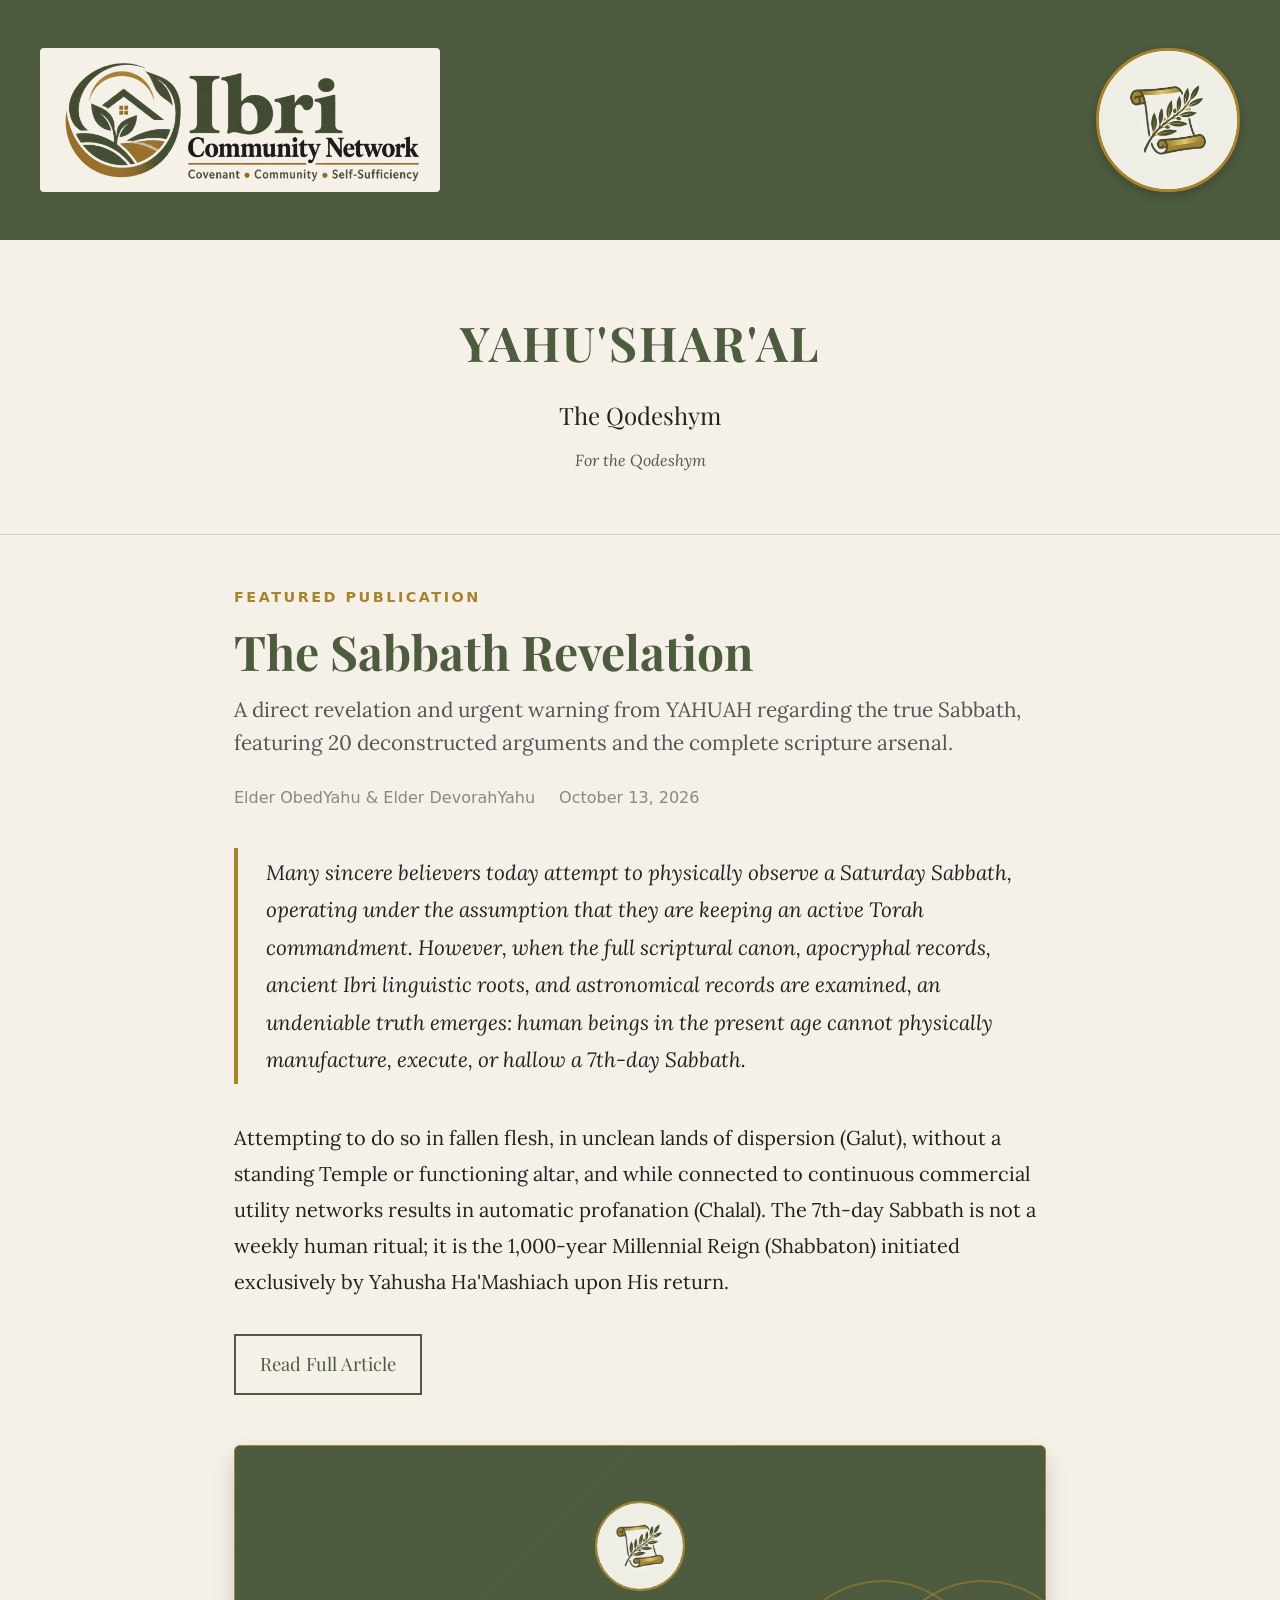
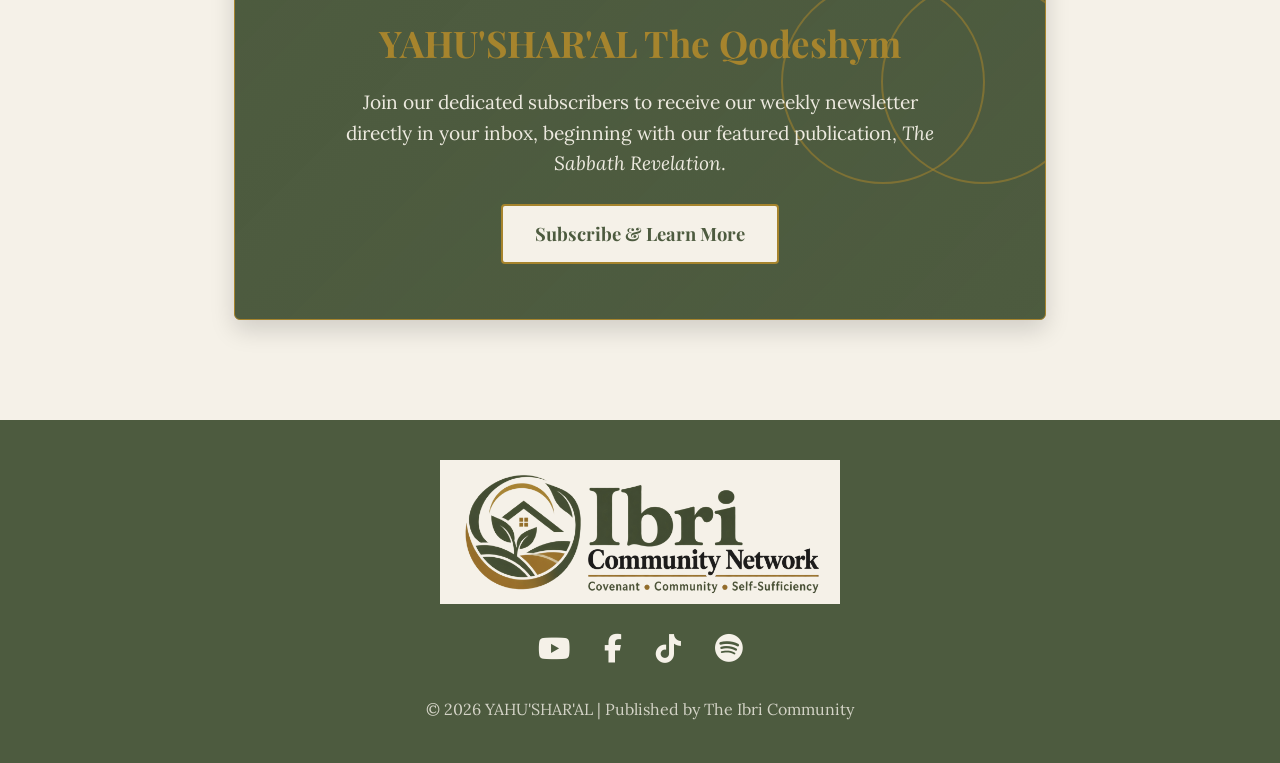
<file: index.html>
<!DOCTYPE html>
<html lang="en">
<head>
    <meta charset="UTF-8">
    <meta name="viewport" content="width=device-width, initial-scale=1.0">
    <title>YAHU'SHAR'AL | The Qodeshym</title>
    <!-- Google Fonts -->
    <link rel="preconnect" href="https://fonts.googleapis.com">
    <link rel="preconnect" href="https://fonts.gstatic.com" crossorigin>
    <link href="https://fonts.googleapis.com/css2?family=Lora:ital,wght@0,400;0,700;1,400&family=Playfair+Display:wght@400;700&display=swap" rel="stylesheet">
    <!-- FontAwesome for Social Icons -->
    <link rel="stylesheet" href="https://cdnjs.cloudflare.com/ajax/libs/font-awesome/6.4.0/css/all.min.css">
    <!-- Stylesheet -->
    <link rel="stylesheet" href="css/style.css">
    <!-- Umami Analytics -->
    <script defer src="https://analytics.ibricommunity.org/script.js" data-website-id="1b658e9d-6058-48a4-956b-c53b0ac47988"></script>
</head>
<body>

    <!-- Header (Dual Logos) -->
    <header>
        <div class="header-container">
            <a href="index.html" class="logo-left">
                <img src="images/ibri-community-network-primary-logo.png" alt="YAHU'SHAR'AL Logo">
            </a>
            
            <nav class="main-nav"></nav>
            
            <a href="newsletter.html" class="logo-right">
                <img src="images/yahusharal-scroll-logo.jpg" alt="The Root and The Scroll Logo">
            </a>
        </div>
    </header>

    <!-- Hero Section -->
    <section class="hero">
        <div class="hero-content">
            <h2>YAHU'SHAR'AL</h2>
            <h3>The Qodeshym</h3>
            <p class="tagline">For the Qodeshym</p>
        </div>
    </section>

    <!-- Dynamic Article Feed -->
    <main id="article-feed" class="feed-container">
        <!-- Injected via app.js -->
    </main>

    <!-- Footer -->
    <footer>
        <div class="footer-content">
            <div class="footer-logo-img-container">
                <img src="images/ibri-community-network-primary-logo.png" alt="YAHU'SHAR'AL Logo" class="footer-logo-img">
            </div>
            <div class="social-icons">
                <a href="#" aria-label="YouTube"><i class="fa-brands fa-youtube"></i></a>
                <a href="#" aria-label="Facebook"><i class="fa-brands fa-facebook-f"></i></a>
                <a href="#" aria-label="TikTok"><i class="fa-brands fa-tiktok"></i></a>
                <a href="#" aria-label="Spotify"><i class="fa-brands fa-spotify"></i></a>
            </div>
            <p class="copyright">&copy; 2026 YAHU'SHAR'AL | Published by The Ibri Community</p>
        </div>
    </footer>

    <!-- Scripts -->
    <script src="js/posts.js"></script>
    <script src="js/app.js"></script>
</body>
</html>
</file>
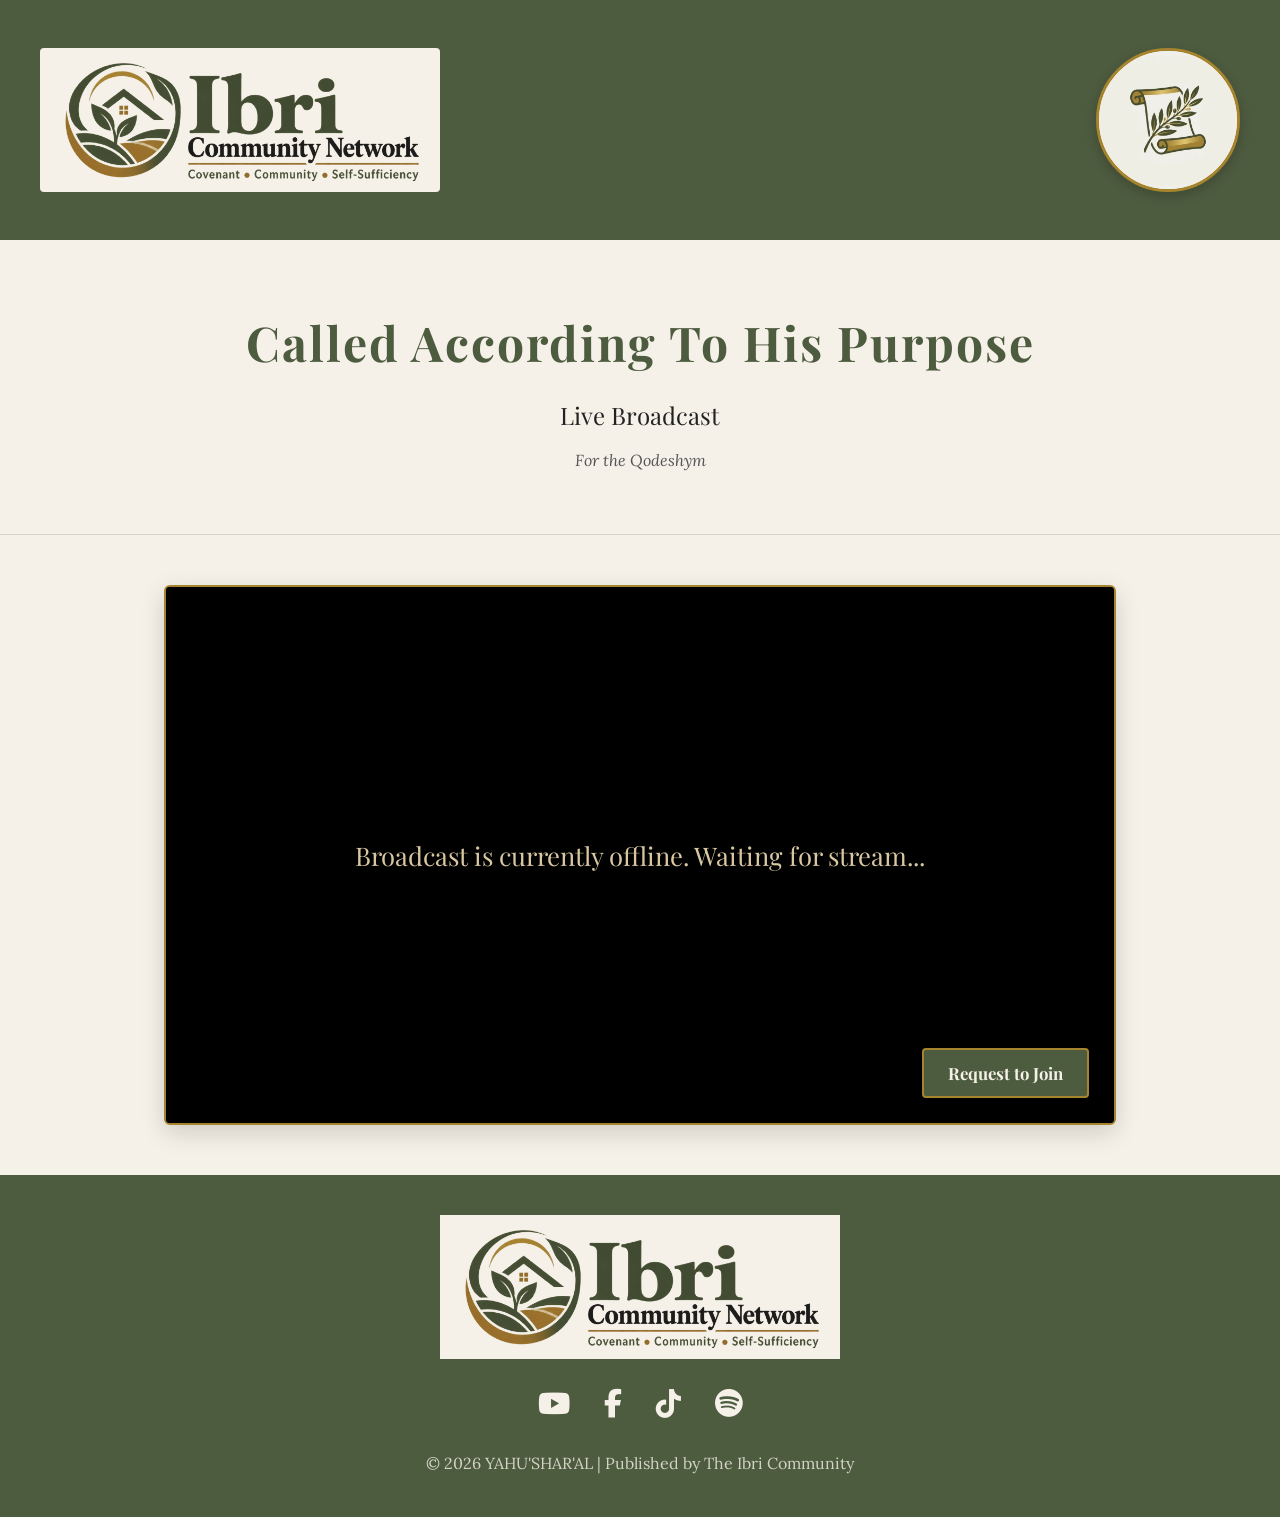
<file: live/index.html>
<!DOCTYPE html>
<html lang="en">
<head>
    <meta charset="UTF-8">
    <meta name="viewport" content="width=device-width, initial-scale=1.0">
    <title>Called According To His Purpose | Live Broadcast</title>
    <!-- Google Fonts -->
    <link rel="preconnect" href="https://fonts.googleapis.com">
    <link rel="preconnect" href="https://fonts.gstatic.com" crossorigin>
    <link href="https://fonts.googleapis.com/css2?family=Lora:ital,wght@0,400;0,700;1,400&family=Playfair+Display:wght@400;700&display=swap" rel="stylesheet">
    <!-- FontAwesome for Social Icons -->
    <link rel="stylesheet" href="https://cdnjs.cloudflare.com/ajax/libs/font-awesome/6.4.0/css/all.min.css">
    <!-- Exact Homepage Stylesheet -->
    <link rel="stylesheet" href="/css/style.css">
    <!-- Video.js CSS -->
    <link href="https://vjs.zencdn.net/8.6.1/video-js.css" rel="stylesheet" />
    <!-- Umami Analytics -->
    <script defer src="https://analytics.ibricommunity.org/script.js" data-website-id="1b658e9d-6058-48a4-956b-c53b0ac47988"></script>

    <style>
        /* Override feed-container max-width slightly for a wider 16:9 broadcast player while keeping flex: 1 and width: 100% */
        .live-main-container {
            max-width: 1000px;
        }

        .video-container {
            position: relative;
            width: 100%;
            height: 540px;
            background-color: #000000;
            border: 2px solid var(--brand-gold);
            border-radius: 6px;
            box-shadow: 0 8px 24px rgba(0, 0, 0, 0.15);
            overflow: hidden;
        }

        .video-js {
            width: 100% !important;
            height: 100% !important;
        }

        .vjs-error-display {
            display: none !important;
        }

        .custom-offline-overlay {
            position: absolute;
            top: 0;
            left: 0;
            right: 0;
            bottom: 0;
            display: flex;
            align-items: center;
            justify-content: center;
            background-color: #000000;
            color: #D8C7A1;
            font-family: var(--font-heading);
            font-size: 1.6rem;
            text-align: center;
            padding: 20px;
            z-index: 10;
        }

        #join-request-btn {
            position: absolute;
            bottom: 25px;
            right: 25px;
            z-index: 99;
            background-color: var(--brand-green);
            color: var(--bg-bone);
            padding: 12px 24px;
            border: 2px solid var(--brand-gold);
            border-radius: 4px;
            cursor: pointer;
            font-family: var(--font-heading);
            font-weight: 700;
            font-size: 1.05rem;
            box-shadow: 0 4px 12px rgba(0, 0, 0, 0.4);
            transition: all 0.25s ease;
        }

        #join-request-btn:hover {
            background-color: var(--brand-gold);
            color: var(--bg-bone);
            border-color: var(--bg-bone);
        }

        #vdo-container {
            display: none;
            width: 100%;
            height: 540px;
            margin-top: 24px;
            border: 2px solid var(--brand-gold);
            border-radius: 6px;
            overflow: hidden;
            background-color: #000000;
            box-shadow: 0 8px 24px rgba(0, 0, 0, 0.15);
        }
    </style>
</head>
<body>

    <!-- Header (Dual Logos) -->
    <header>
        <div class="header-container">
            <a href="/index.html" class="logo-left">
                <img src="/images/ibri-community-network-primary-logo.png" alt="YAHU'SHAR'AL Logo">
            </a>
            
            <nav class="main-nav"></nav>
            
            <a href="/newsletter.html" class="logo-right">
                <img src="/images/yahusharal-scroll-logo.jpg" alt="The Root and The Scroll Logo">
            </a>
        </div>
    </header>

    <!-- Hero Section -->
    <section class="hero">
        <div class="hero-content">
            <h2>Called According To His Purpose</h2>
            <h3>Live Broadcast</h3>
            <p class="tagline">For the Qodeshym</p>
        </div>
    </section>

    <!-- Live Broadcast Player Feed -->
    <main class="feed-container live-main-container">
        <div class="video-container">
            <video-js id="ibricommunity-player" class="video-js vjs-big-play-centered" controls preload="auto">
                <source src="https://stream.ibricommunity.org/hls/test.m3u8" type="application/x-mpegURL">
            </video-js>
            
            <div id="offline-msg" class="custom-offline-overlay">
                Broadcast is currently offline. Waiting for stream...
            </div>

            <button id="join-request-btn">Request to Join</button>
        </div>
        
        <div id="vdo-container"></div>
    </main>

    <!-- Footer -->
    <footer>
        <div class="footer-content">
            <div class="footer-logo-img-container">
                <img src="/images/ibri-community-network-primary-logo.png" alt="YAHU'SHAR'AL Logo" class="footer-logo-img">
            </div>
            <div class="social-icons">
                <a href="#" aria-label="YouTube"><i class="fa-brands fa-youtube"></i></a>
                <a href="#" aria-label="Facebook"><i class="fa-brands fa-facebook-f"></i></a>
                <a href="#" aria-label="TikTok"><i class="fa-brands fa-tiktok"></i></a>
                <a href="#" aria-label="Spotify"><i class="fa-brands fa-spotify"></i></a>
            </div>
            <p class="copyright">&copy; 2026 YAHU'SHAR'AL | Published by The Ibri Community</p>
        </div>
    </footer>

    <!-- Video.js Script -->
    <script src="https://vjs.zencdn.net/8.6.1/video.min.js"></script>
    <script>
        var player = videojs('ibricommunity-player', {
            liveui: true,
            fluid: false,
            errorDisplay: false
        });

        var offlineMsg = document.getElementById('offline-msg');

        // Hide offline overlay automatically as soon as stream begins playing
        player.on('playing', function() {
            offlineMsg.style.display = 'none';
        });

        player.on('error', function() {
            offlineMsg.style.display = 'flex';
        });

        const joinBtn = document.getElementById('join-request-btn');
        const vdoContainer = document.getElementById('vdo-container');
        let vdoIframe = null;

        joinBtn.addEventListener('click', function() {
            joinBtn.style.display = 'none';
            player.pause();
            vdoContainer.style.display = 'block';

            vdoIframe = document.createElement("iframe");
            vdoIframe.allow = "camera;microphone;fullscreen;display-capture;autoplay;";
            vdoIframe.src = "https://vdo.ninja/?room=ibricommunity_live&cleanoutput"; 
            vdoIframe.style.width = "100%";
            vdoIframe.style.height = "100%";
            vdoIframe.style.border = "none";
            
            vdoContainer.appendChild(vdoIframe);
        });
    </script>
</body>
</html>
</file>
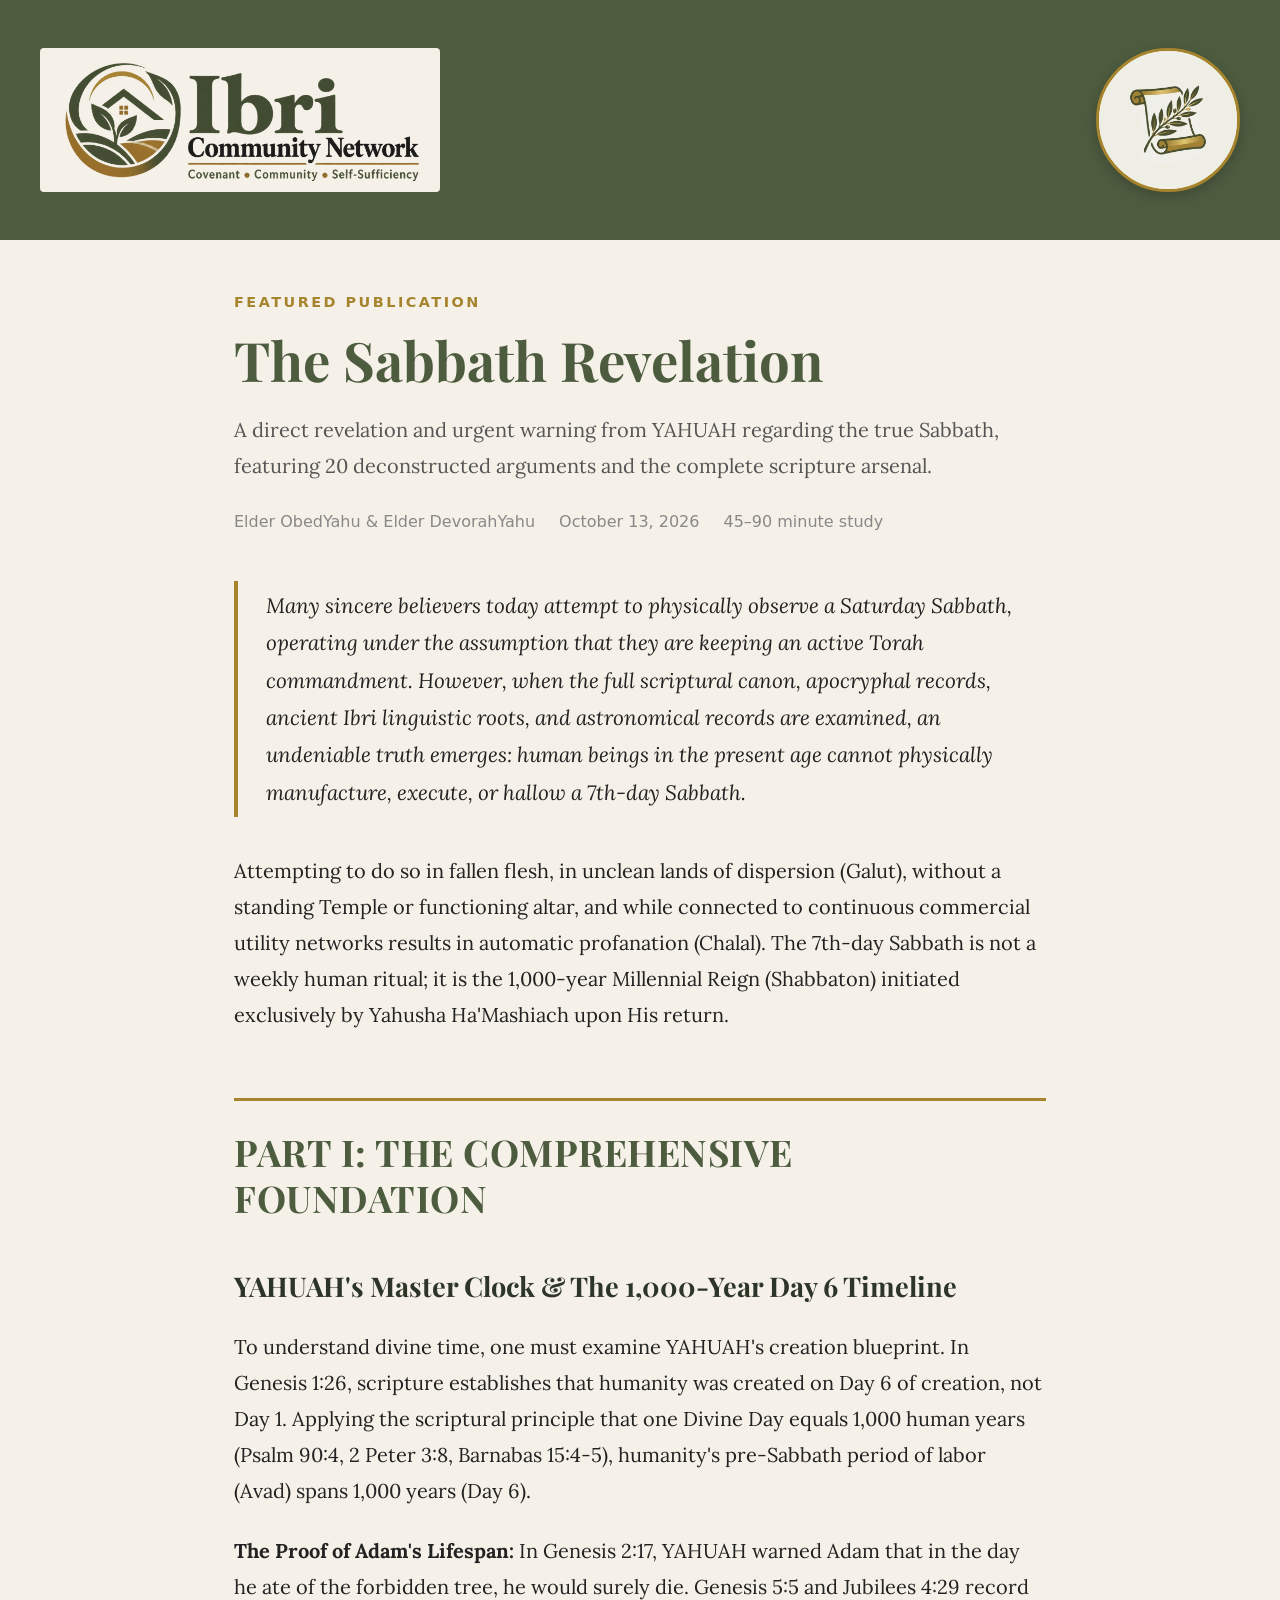
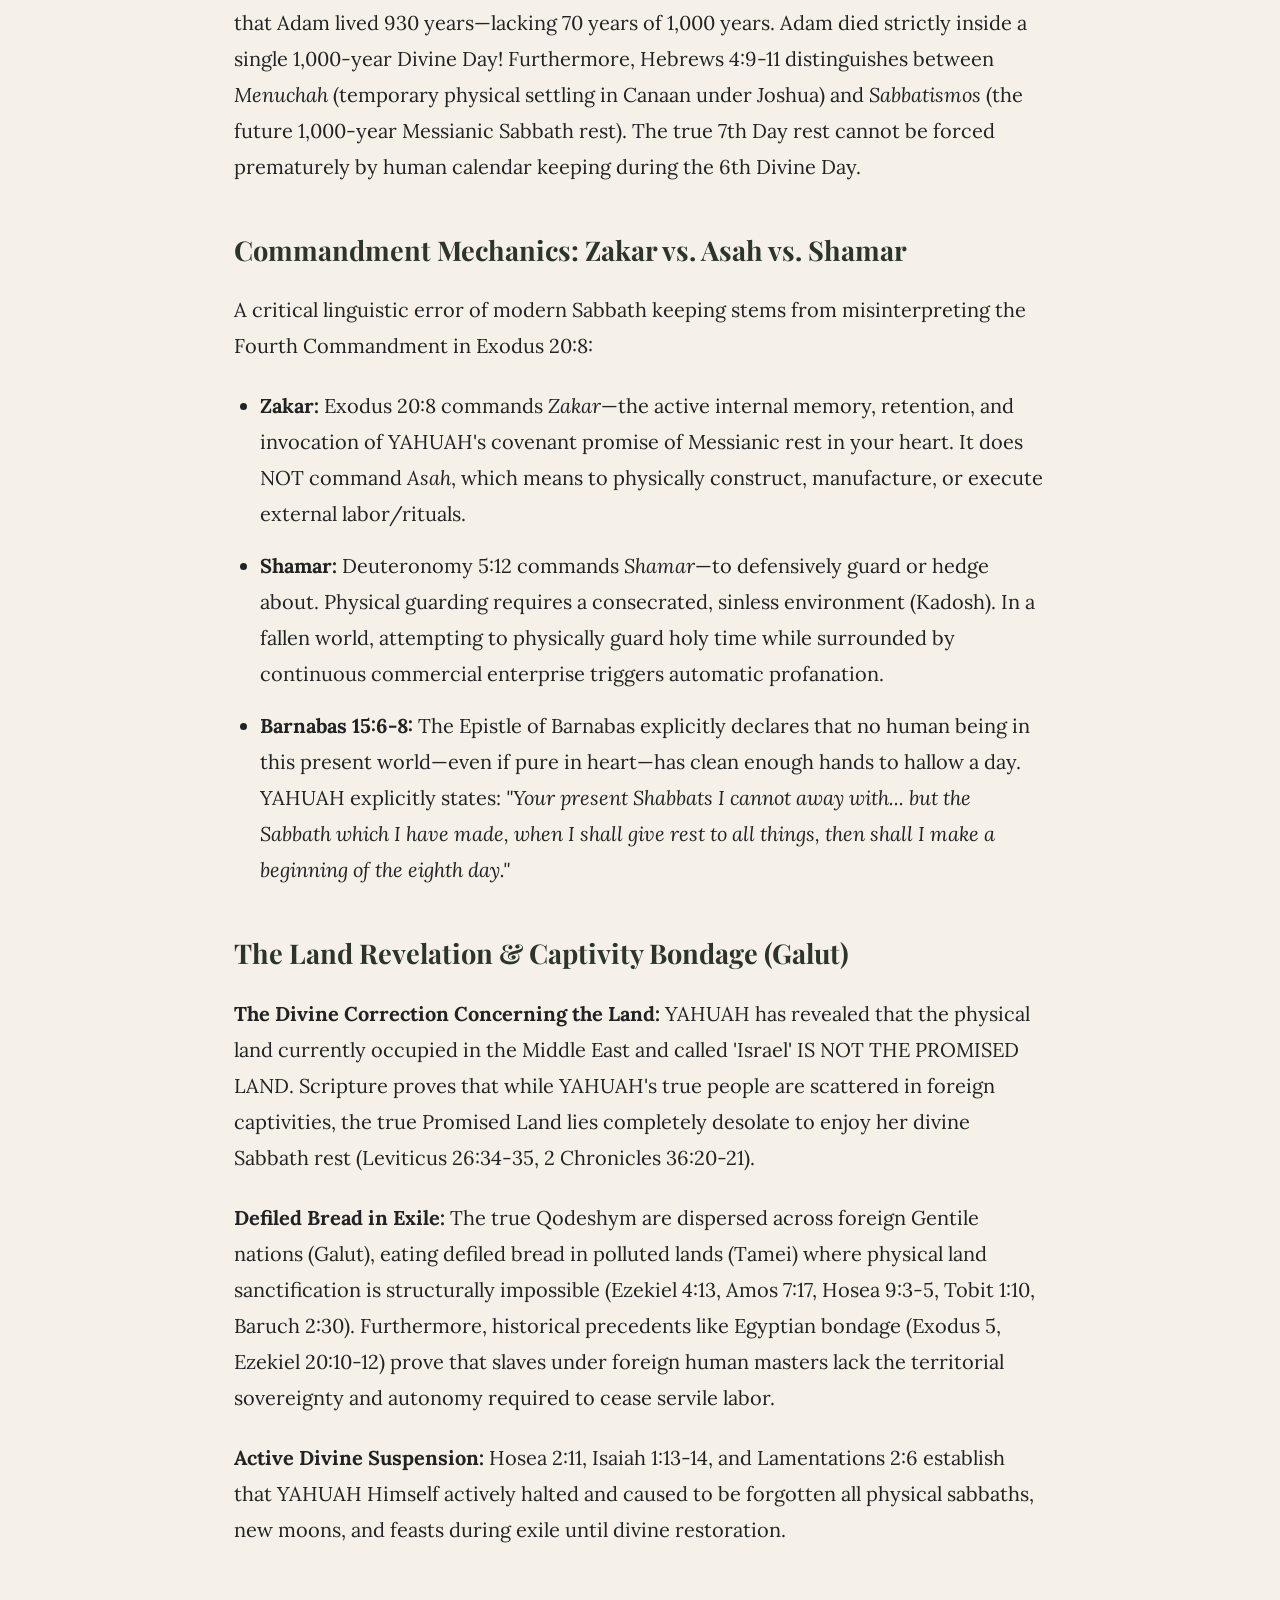
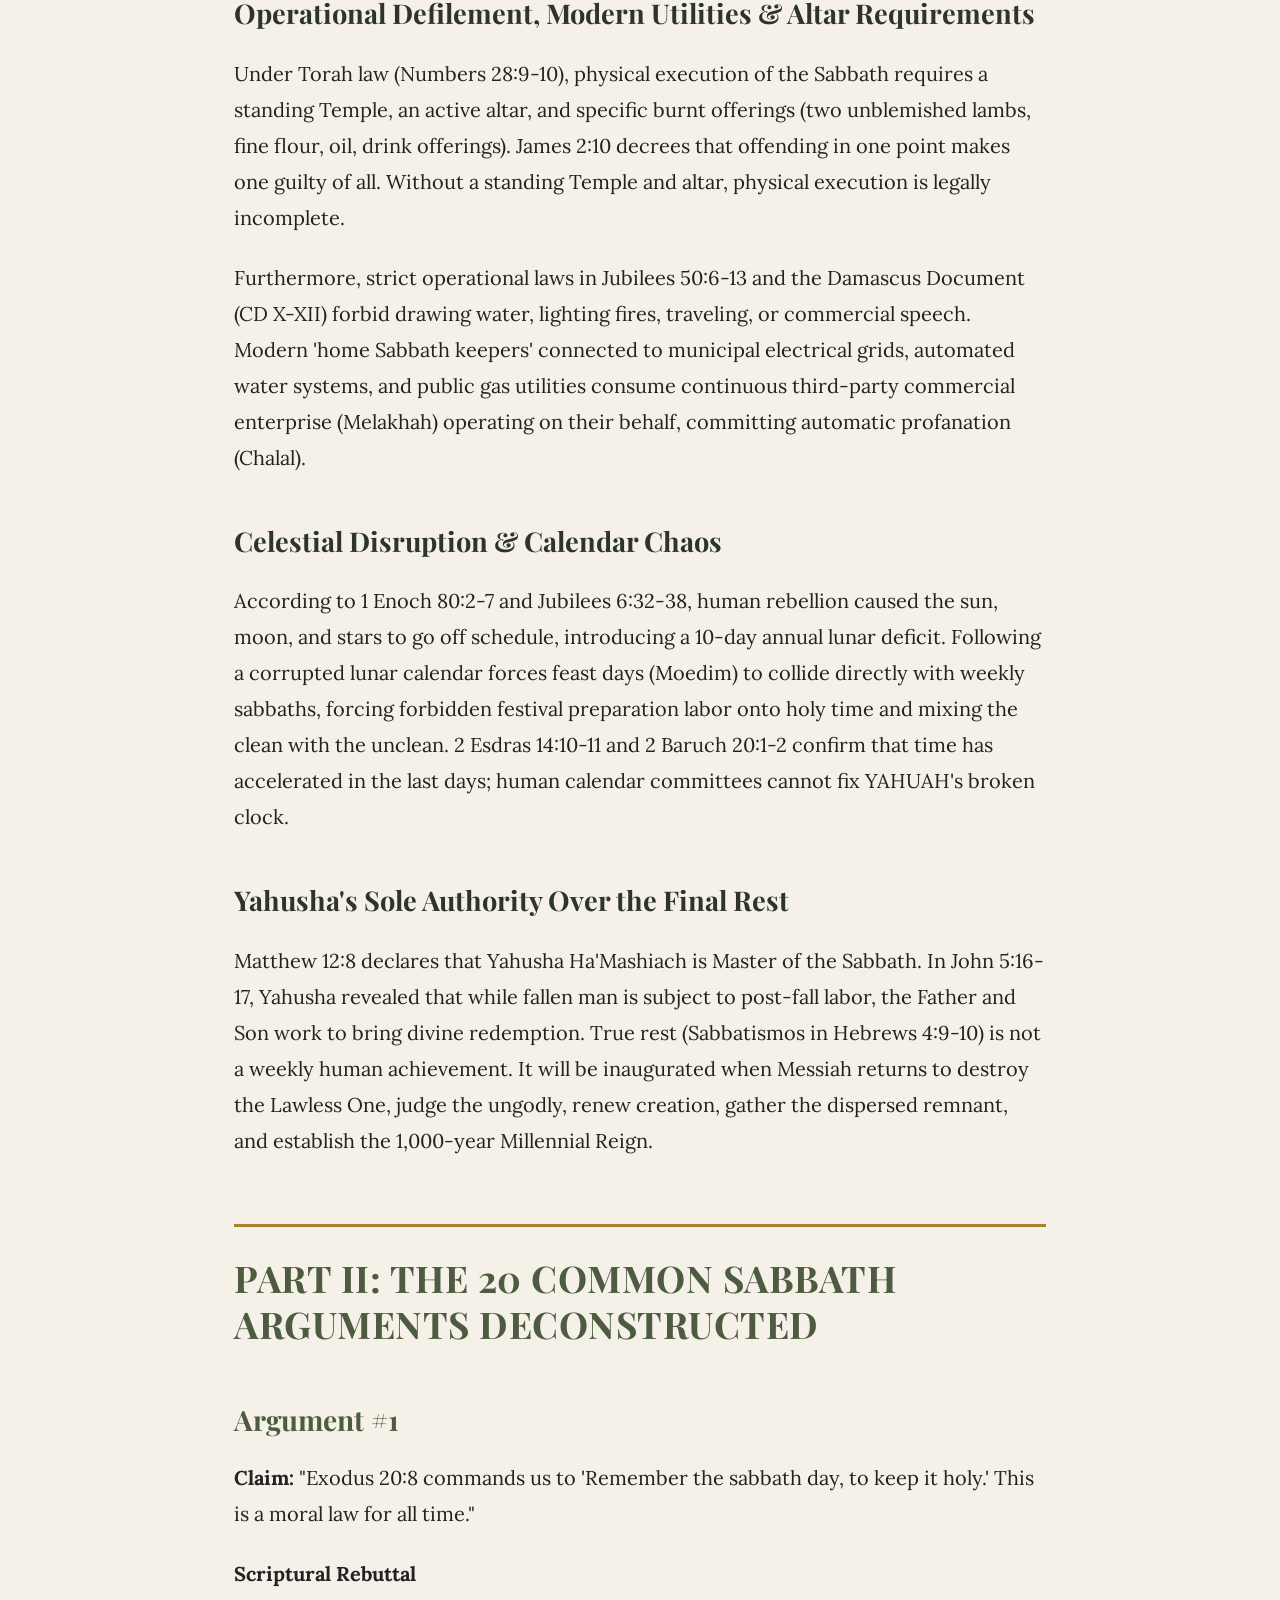
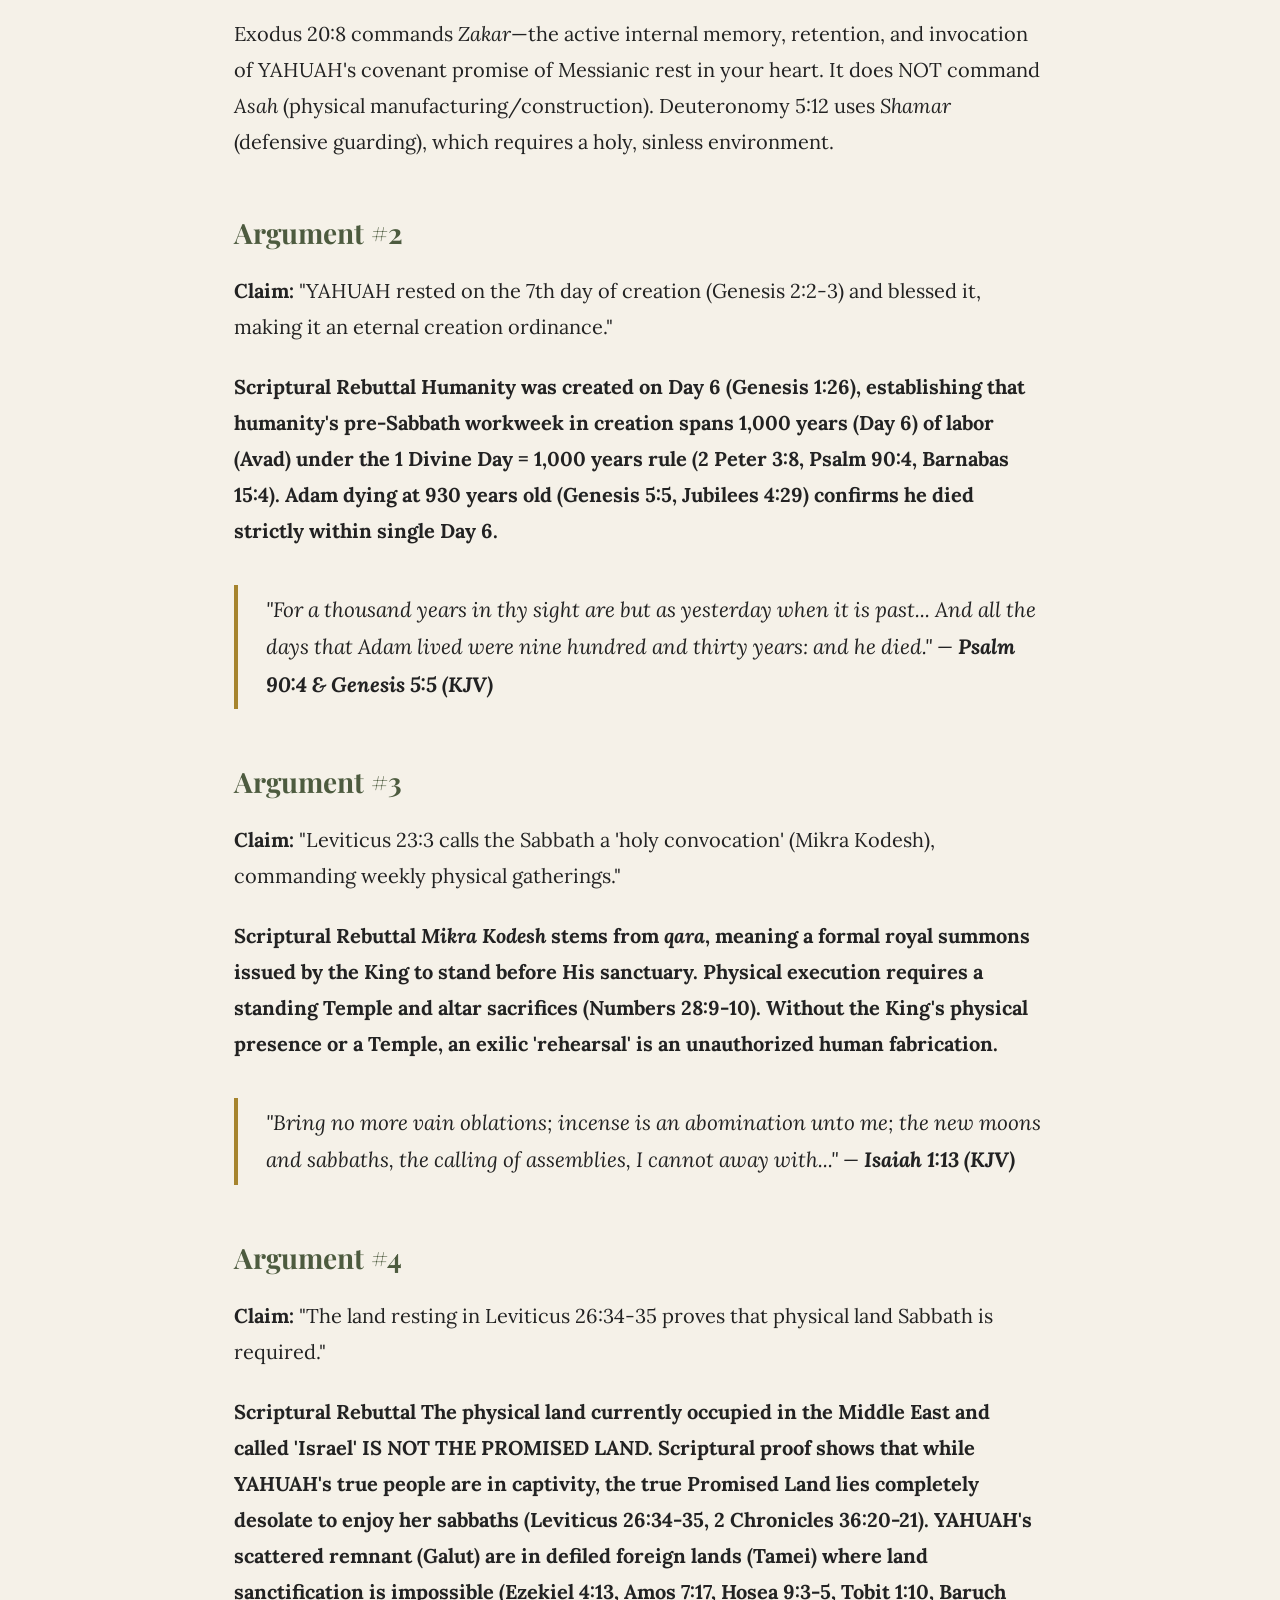
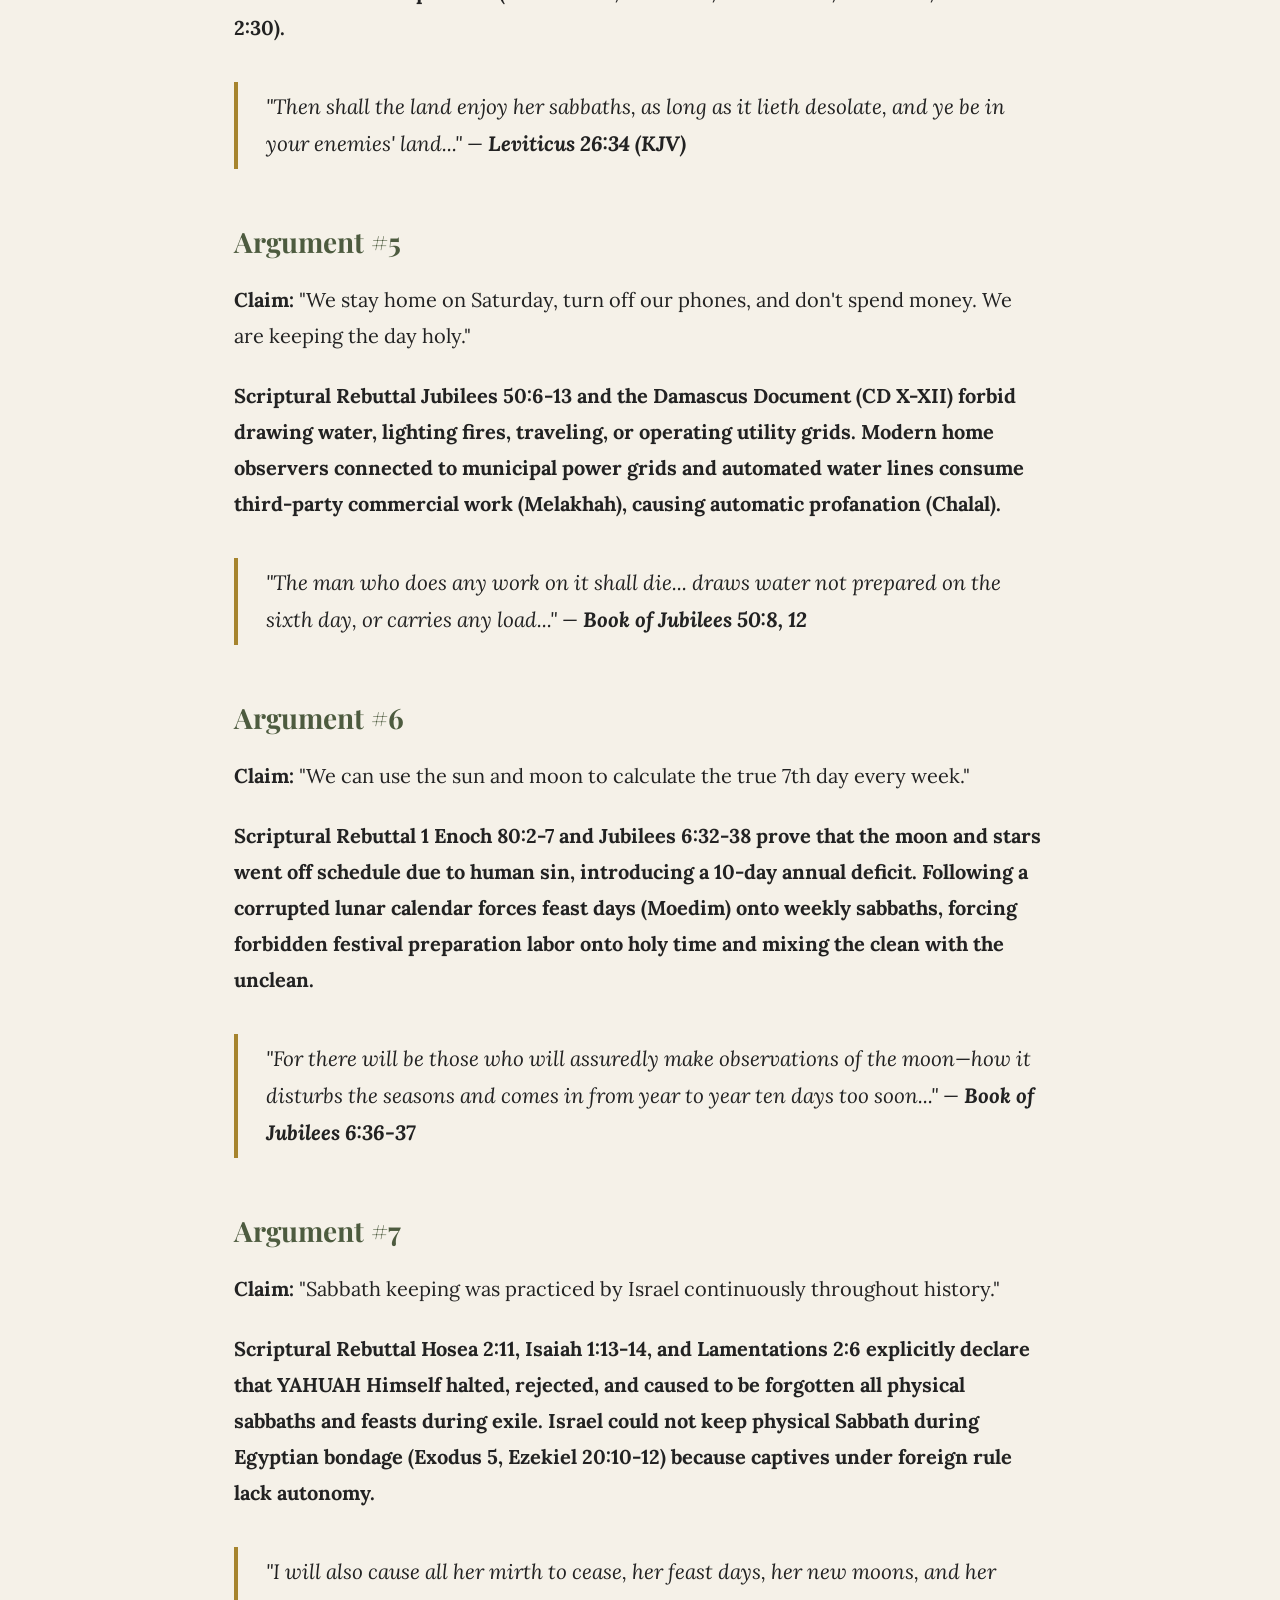
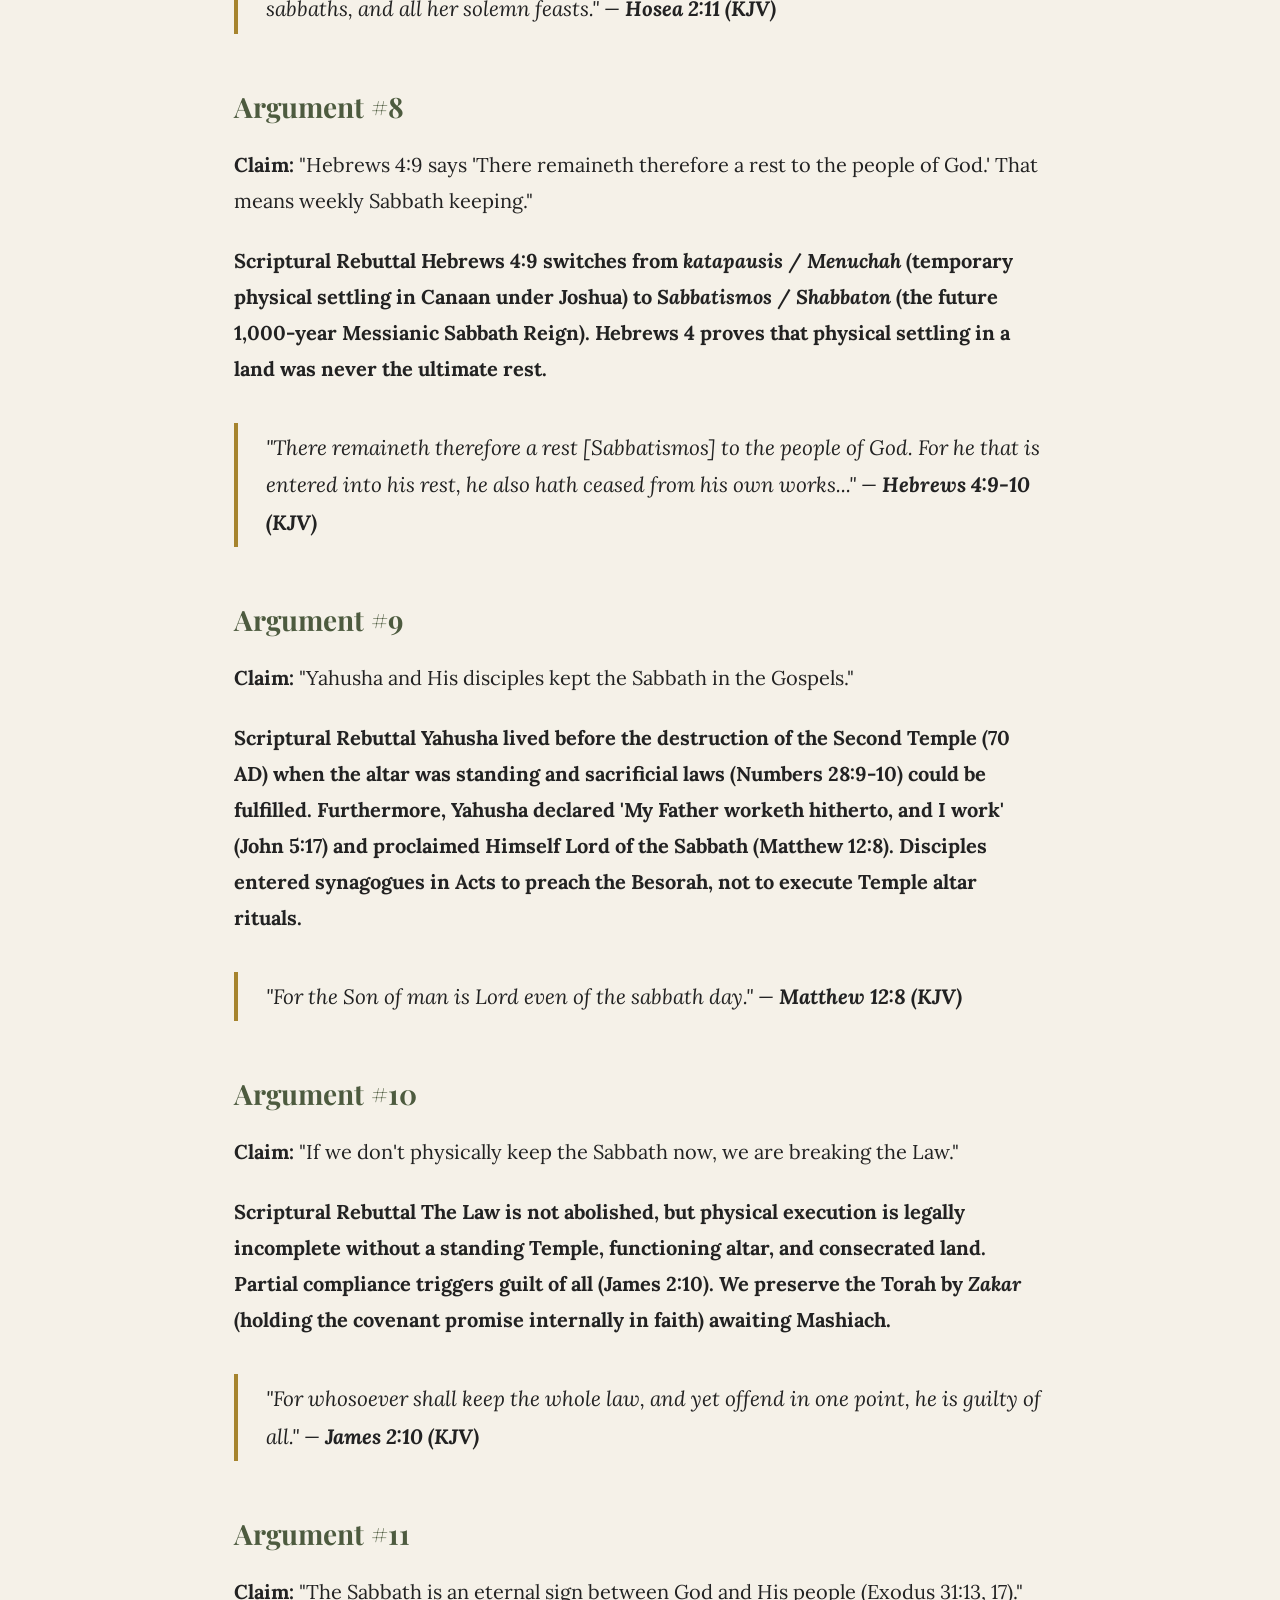
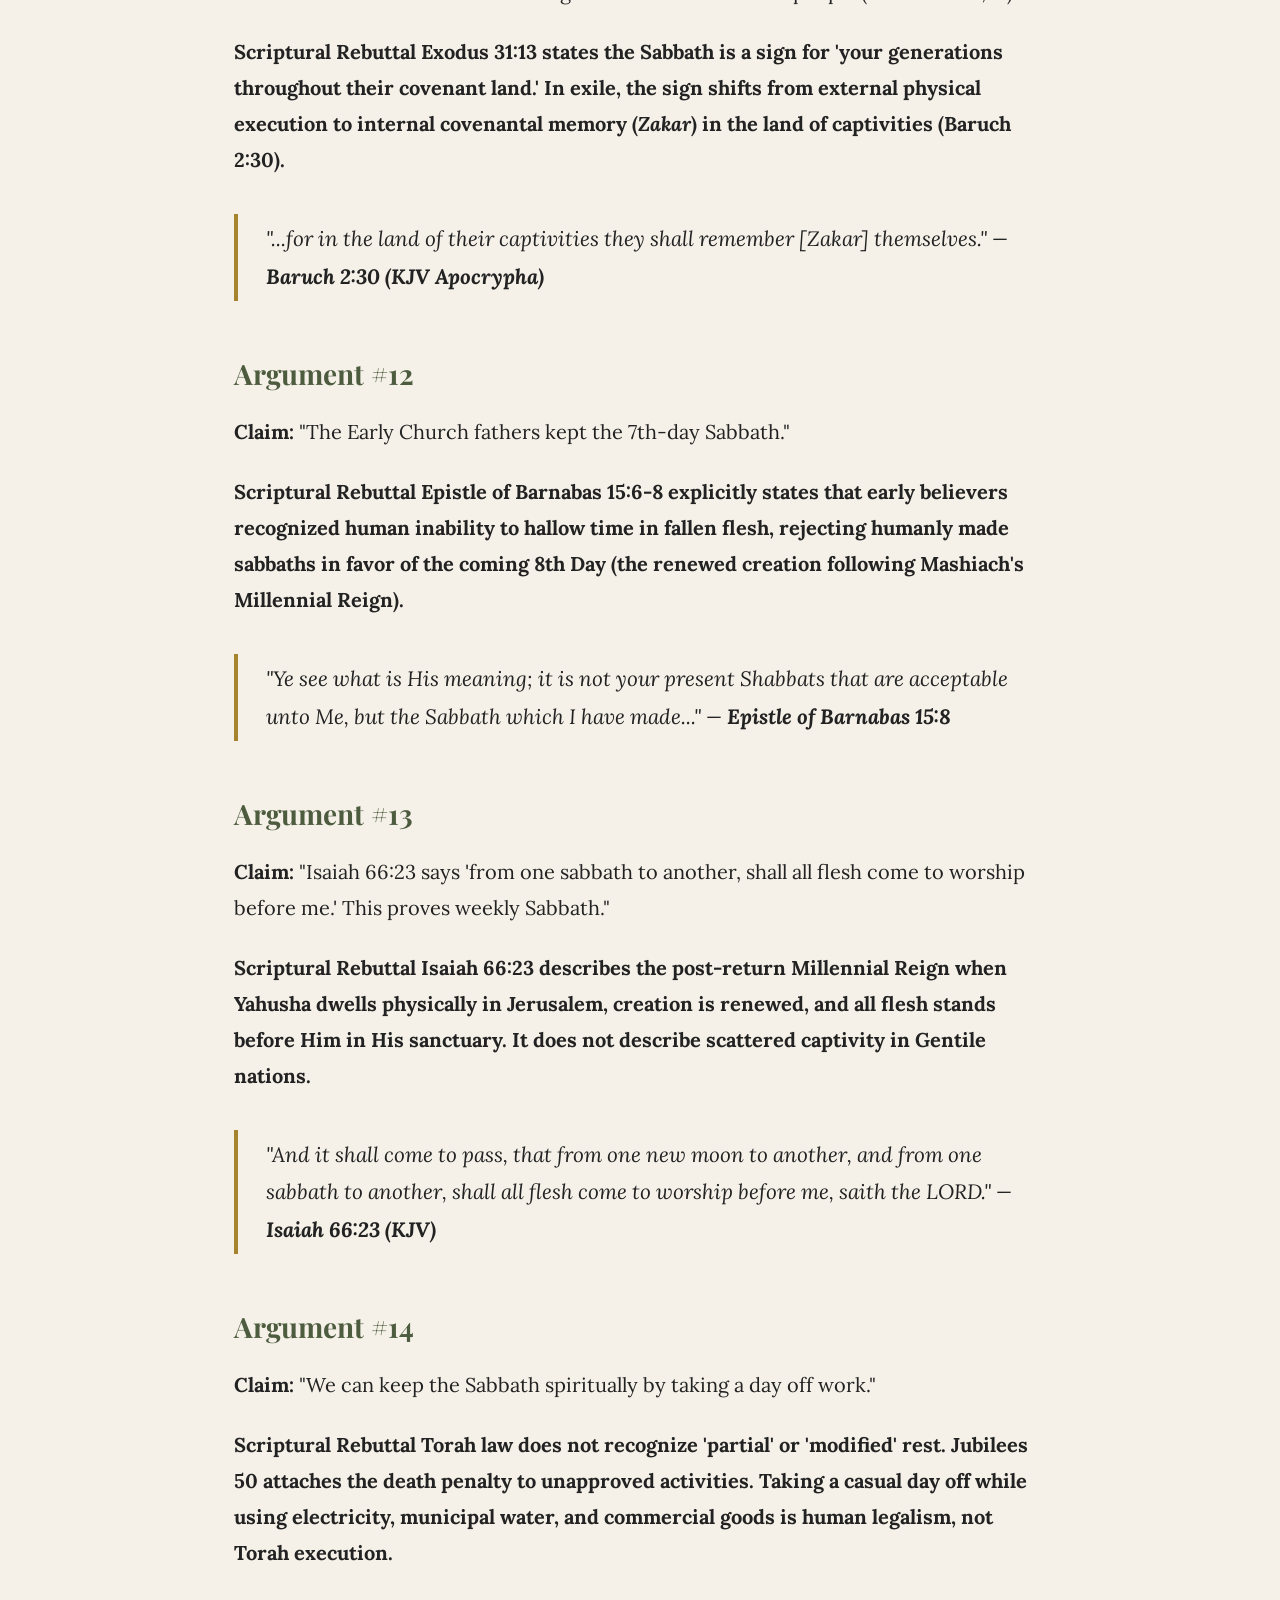
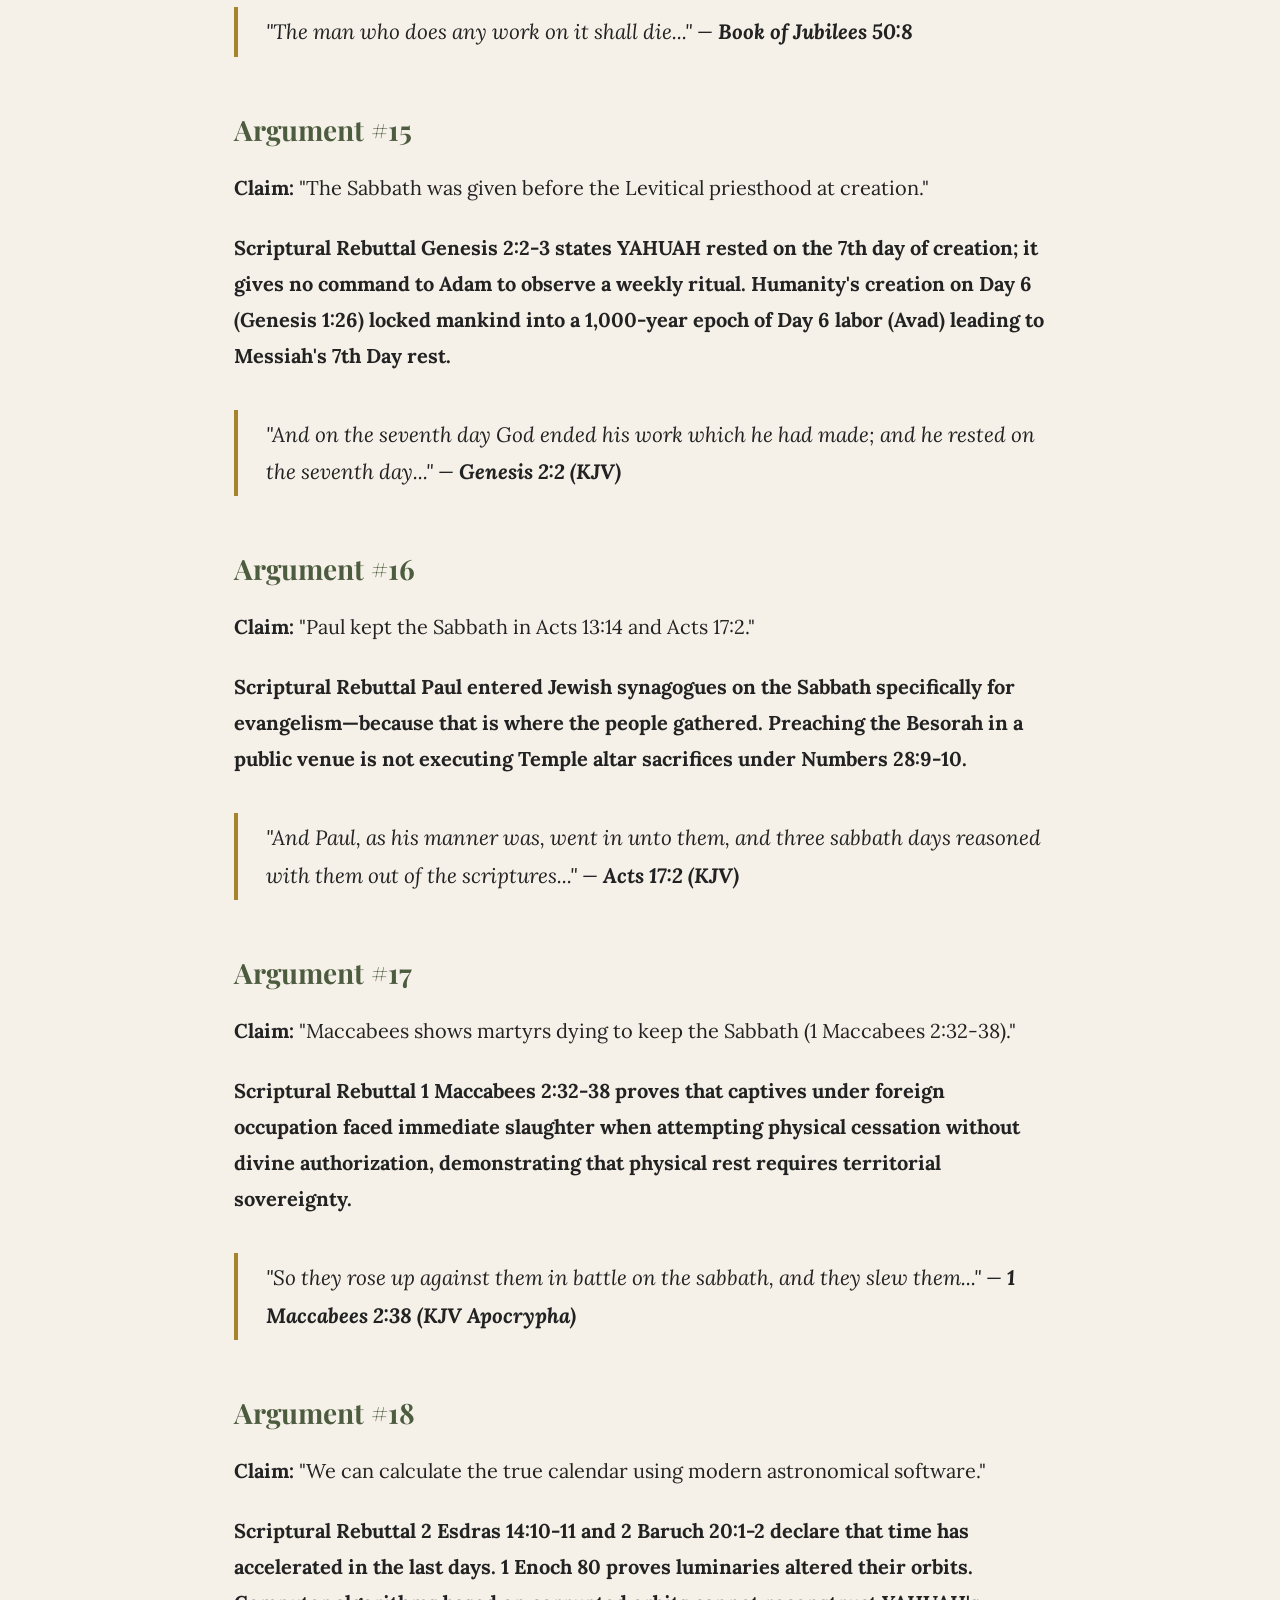
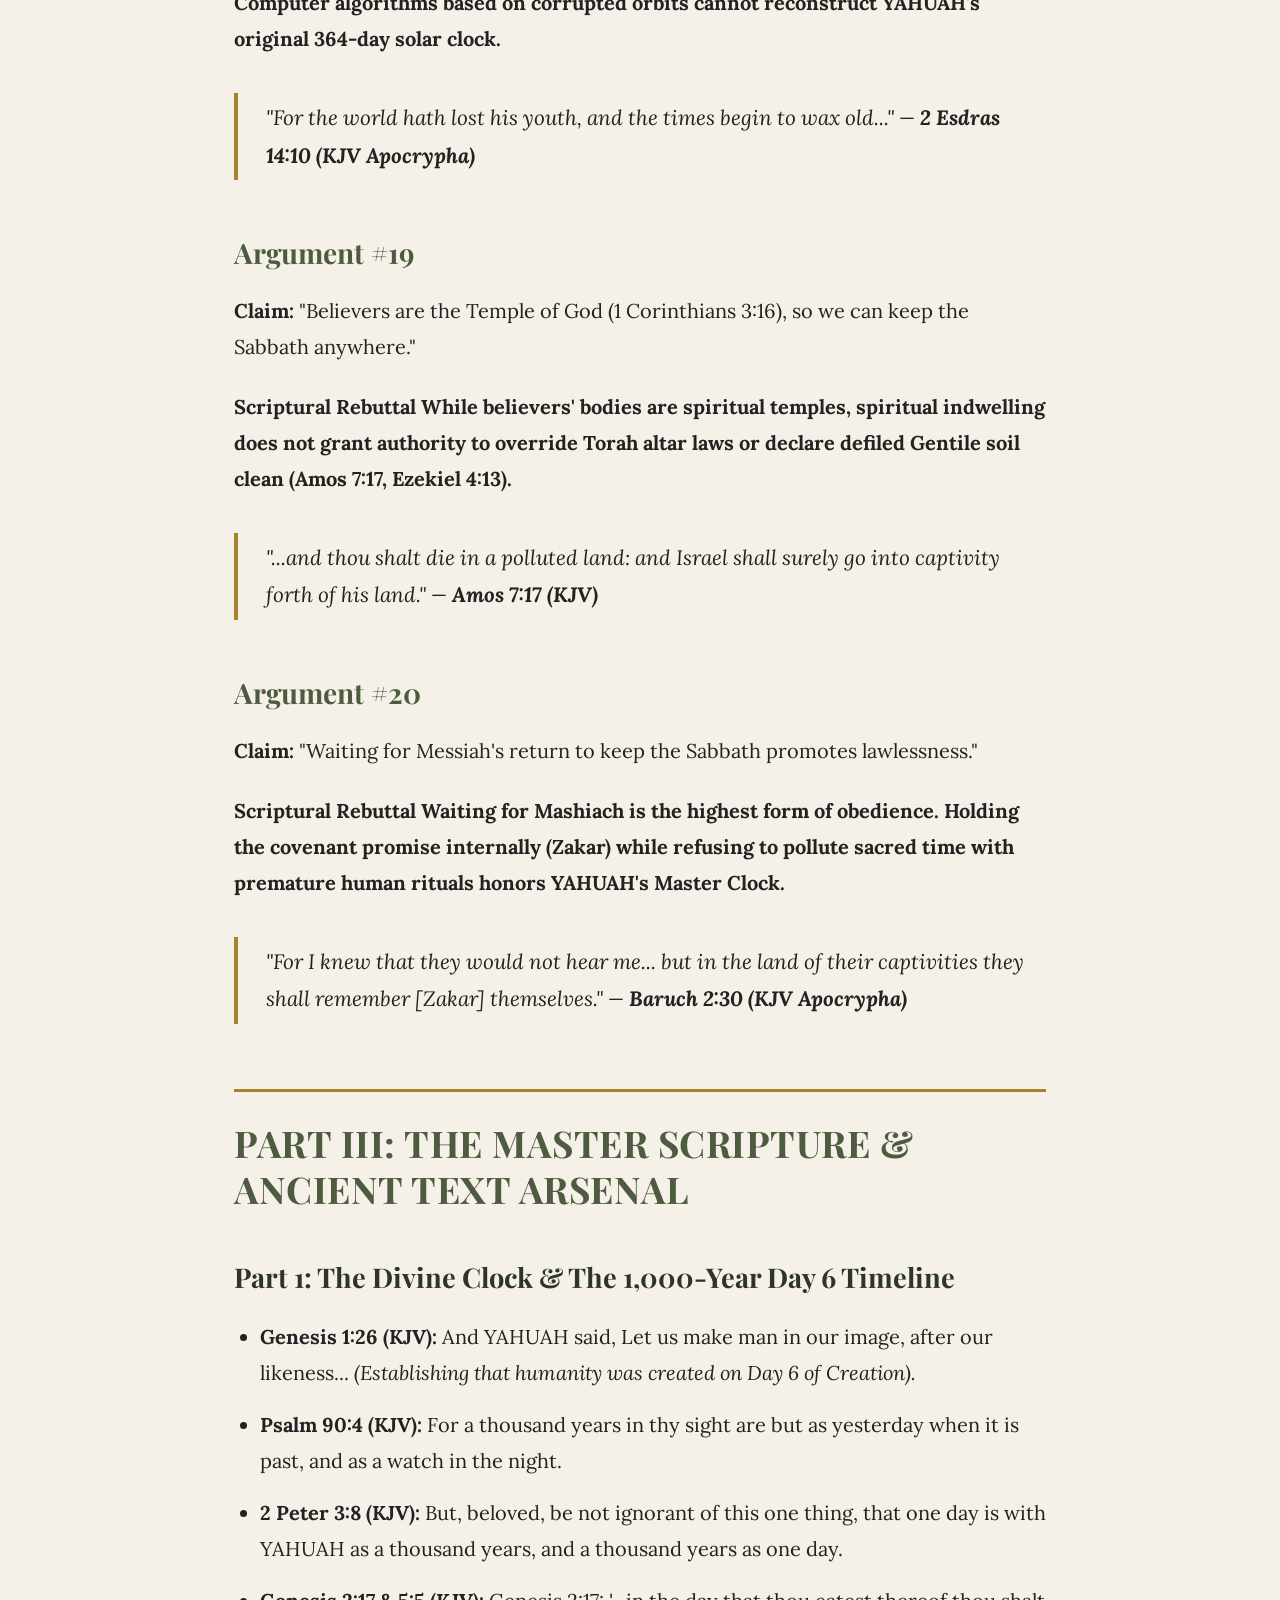
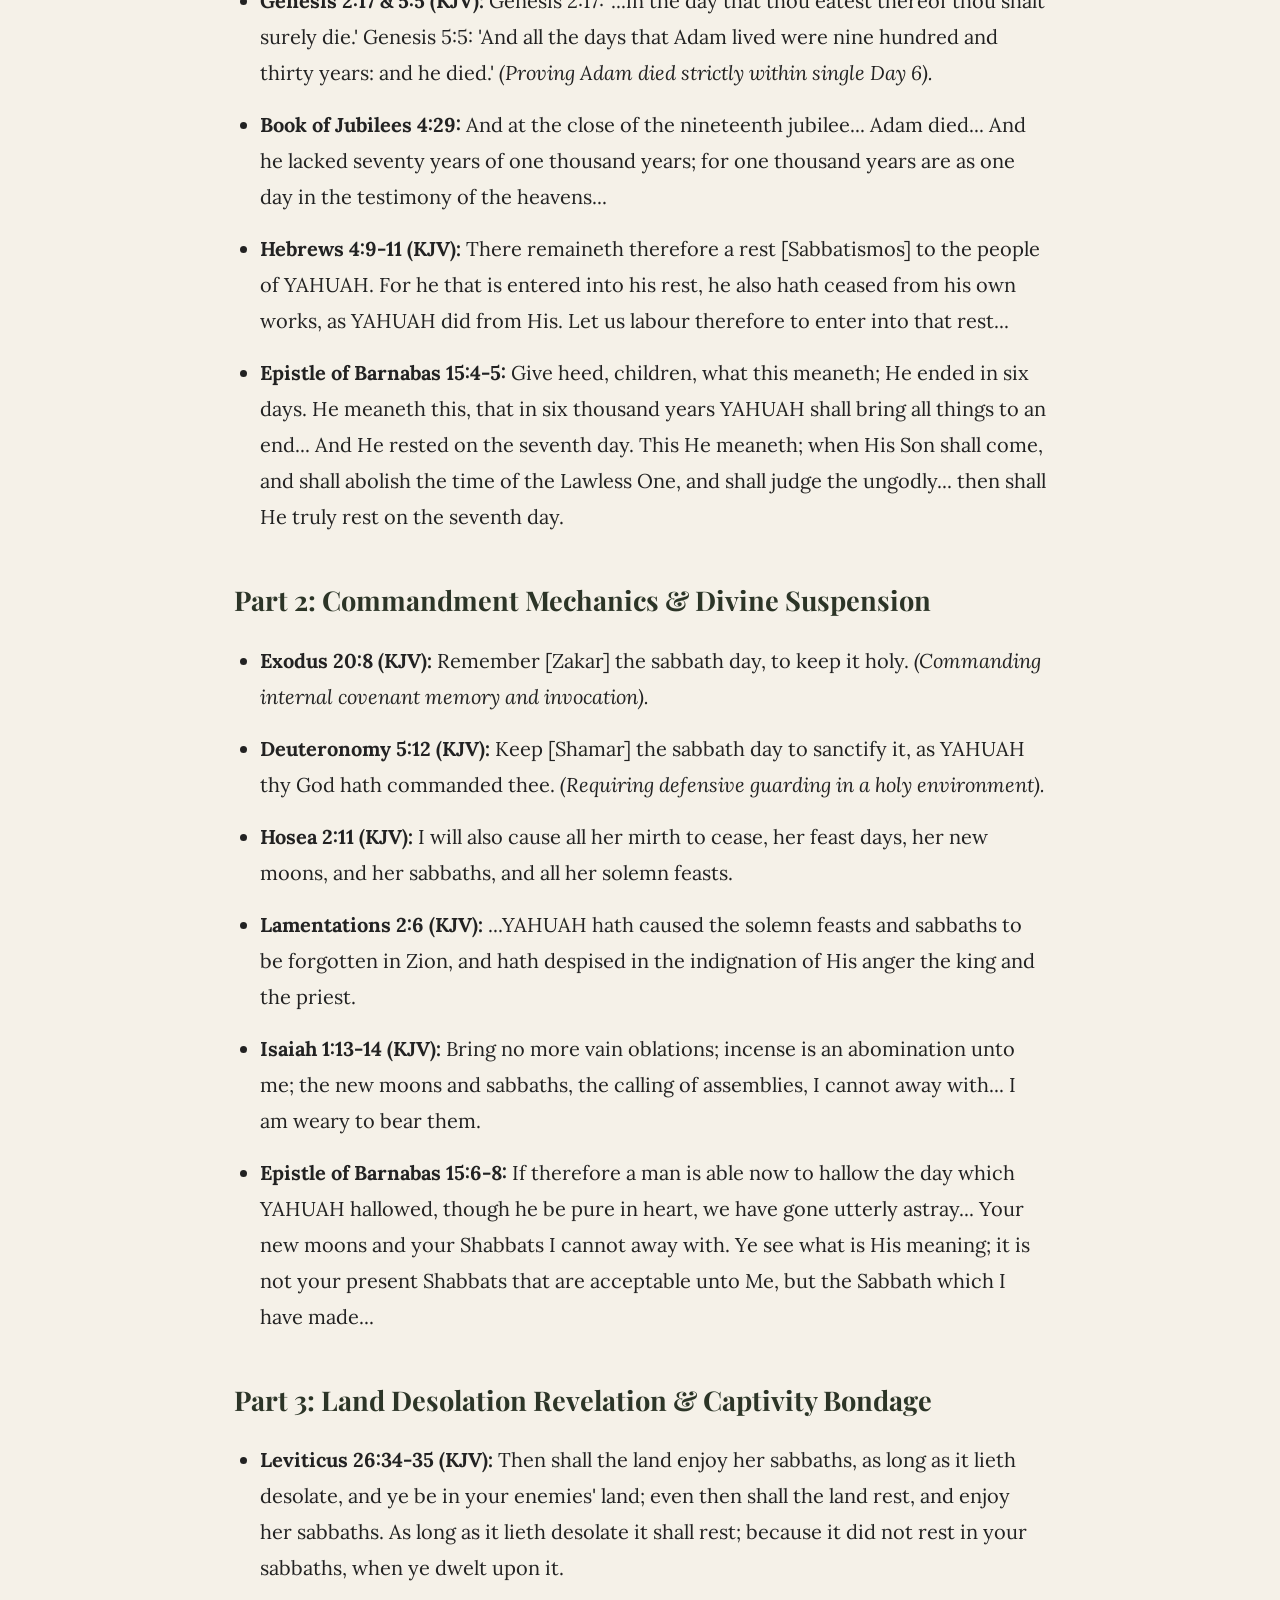
<file: article.html>
<!DOCTYPE html>
<html lang="en">
<head>
    <meta charset="UTF-8">
    <meta name="viewport" content="width=device-width, initial-scale=1.0">
    <title>The Sabbath Revelation | YAHU'SHAR'AL</title>
    <!-- Google Fonts -->
    <link rel="preconnect" href="https://fonts.googleapis.com">
    <link rel="preconnect" href="https://fonts.gstatic.com" crossorigin>
    <link href="https://fonts.googleapis.com/css2?family=Lora:ital,wght@0,400;0,700;1,400;1,700&family=Playfair+Display:wght@400;700&display=swap" rel="stylesheet">
    <!-- FontAwesome -->
    <link rel="stylesheet" href="https://cdnjs.cloudflare.com/ajax/libs/font-awesome/6.4.0/css/all.min.css">
    <!-- Stylesheet -->
    <link rel="stylesheet" href="css/style.css">
</head>
<body>

    <!-- Header (Dual Logos) -->
    <header>
        <div class="header-container">
            <a href="index.html" class="logo-left">
                <img src="images/ibri-community-network-primary-logo.png" alt="YAHU'SHAR'AL Logo">
            </a>
            
            <nav class="main-nav"></nav>
            
            <a href="newsletter.html" class="logo-right">
                <img src="images/yahusharal-scroll-logo.jpg" alt="The Root and The Scroll Logo">
            </a>
        </div>
    </header>

    <!-- Main Publication Content -->
    <main class="feed-container">
        <article class="full-post post-content" id="printable-article">
            
            <span class="pub-eyebrow">FEATURED PUBLICATION</span>
            <h1 class="pub-title">The Sabbath Revelation</h1>
            <p class="pub-subtitle">A direct revelation and urgent warning from YAHUAH regarding the true Sabbath, featuring 20 deconstructed arguments and the complete scripture arsenal.</p>
            
            <div class="pub-meta">
                <span>Elder ObedYahu &amp; Elder DevorahYahu</span>
                <span>October 13, 2026</span>
                <span>45–90 minute study</span>
            </div>

            <blockquote class="gold-callout">
                Many sincere believers today attempt to physically observe a Saturday Sabbath, operating under the assumption that they are keeping an active Torah commandment. However, when the full scriptural canon, apocryphal records, ancient Ibri linguistic roots, and astronomical records are examined, an undeniable truth emerges: human beings in the present age cannot physically manufacture, execute, or hallow a 7th-day Sabbath.
            </blockquote>

            <p>Attempting to do so in fallen flesh, in unclean lands of dispersion (Galut), without a standing Temple or functioning altar, and while connected to continuous commercial utility networks results in automatic profanation (Chalal). The 7th-day Sabbath is not a weekly human ritual; it is the 1,000-year Millennial Reign (Shabbaton) initiated exclusively by Yahusha Ha'Mashiach upon His return.</p>

            <!-- PART I -->
            <div class="part-divider">
                <h2>PART I: THE COMPREHENSIVE FOUNDATION</h2>
            </div>

            <h3 class="section-heading">YAHUAH's Master Clock &amp; The 1,000-Year Day 6 Timeline</h3>
            <p>To understand divine time, one must examine YAHUAH's creation blueprint. In Genesis 1:26, scripture establishes that humanity was created on Day 6 of creation, not Day 1. Applying the scriptural principle that one Divine Day equals 1,000 human years (Psalm 90:4, 2 Peter 3:8, Barnabas 15:4-5), humanity's pre-Sabbath period of labor (Avad) spans 1,000 years (Day 6).</p>
            <p><strong>The Proof of Adam's Lifespan:</strong> In Genesis 2:17, YAHUAH warned Adam that in the day he ate of the forbidden tree, he would surely die. Genesis 5:5 and Jubilees 4:29 record that Adam lived 930 years—lacking 70 years of 1,000 years. Adam died strictly inside a single 1,000-year Divine Day! Furthermore, Hebrews 4:9-11 distinguishes between <em>Menuchah</em> (temporary physical settling in Canaan under Joshua) and <em>Sabbatismos</em> (the future 1,000-year Messianic Sabbath rest). The true 7th Day rest cannot be forced prematurely by human calendar keeping during the 6th Divine Day.</p>

            <h3 class="section-heading">Commandment Mechanics: Zakar vs. Asah vs. Shamar</h3>
            <p>A critical linguistic error of modern Sabbath keeping stems from misinterpreting the Fourth Commandment in Exodus 20:8:</p>
            <ul>
                <li><strong>Zakar:</strong> Exodus 20:8 commands <em>Zakar</em>—the active internal memory, retention, and invocation of YAHUAH's covenant promise of Messianic rest in your heart. It does NOT command <em>Asah</em>, which means to physically construct, manufacture, or execute external labor/rituals.</li>
                <li><strong>Shamar:</strong> Deuteronomy 5:12 commands <em>Shamar</em>—to defensively guard or hedge about. Physical guarding requires a consecrated, sinless environment (Kadosh). In a fallen world, attempting to physically guard holy time while surrounded by continuous commercial enterprise triggers automatic profanation.</li>
                <li><strong>Barnabas 15:6-8:</strong> The Epistle of Barnabas explicitly declares that no human being in this present world—even if pure in heart—has clean enough hands to hallow a day. YAHUAH explicitly states: <em>"Your present Shabbats I cannot away with... but the Sabbath which I have made, when I shall give rest to all things, then shall I make a beginning of the eighth day."</em></li>
            </ul>

            <h3 class="section-heading">The Land Revelation &amp; Captivity Bondage (Galut)</h3>
            <p><strong>The Divine Correction Concerning the Land:</strong> YAHUAH has revealed that the physical land currently occupied in the Middle East and called 'Israel' IS NOT THE PROMISED LAND. Scripture proves that while YAHUAH's true people are scattered in foreign captivities, the true Promised Land lies completely desolate to enjoy her divine Sabbath rest (Leviticus 26:34-35, 2 Chronicles 36:20-21).</p>
            <p><strong>Defiled Bread in Exile:</strong> The true Qodeshym are dispersed across foreign Gentile nations (Galut), eating defiled bread in polluted lands (Tamei) where physical land sanctification is structurally impossible (Ezekiel 4:13, Amos 7:17, Hosea 9:3-5, Tobit 1:10, Baruch 2:30). Furthermore, historical precedents like Egyptian bondage (Exodus 5, Ezekiel 20:10-12) prove that slaves under foreign human masters lack the territorial sovereignty and autonomy required to cease servile labor.</p>
            <p><strong>Active Divine Suspension:</strong> Hosea 2:11, Isaiah 1:13-14, and Lamentations 2:6 establish that YAHUAH Himself actively halted and caused to be forgotten all physical sabbaths, new moons, and feasts during exile until divine restoration.</p>

            <h3 class="section-heading">Operational Defilement, Modern Utilities &amp; Altar Requirements</h3>
            <p>Under Torah law (Numbers 28:9-10), physical execution of the Sabbath requires a standing Temple, an active altar, and specific burnt offerings (two unblemished lambs, fine flour, oil, drink offerings). James 2:10 decrees that offending in one point makes one guilty of all. Without a standing Temple and altar, physical execution is legally incomplete.</p>
            <p>Furthermore, strict operational laws in Jubilees 50:6-13 and the Damascus Document (CD X-XII) forbid drawing water, lighting fires, traveling, or commercial speech. Modern 'home Sabbath keepers' connected to municipal electrical grids, automated water systems, and public gas utilities consume continuous third-party commercial enterprise (Melakhah) operating on their behalf, committing automatic profanation (Chalal).</p>

            <h3 class="section-heading">Celestial Disruption &amp; Calendar Chaos</h3>
            <p>According to 1 Enoch 80:2-7 and Jubilees 6:32-38, human rebellion caused the sun, moon, and stars to go off schedule, introducing a 10-day annual lunar deficit. Following a corrupted lunar calendar forces feast days (Moedim) to collide directly with weekly sabbaths, forcing forbidden festival preparation labor onto holy time and mixing the clean with the unclean. 2 Esdras 14:10-11 and 2 Baruch 20:1-2 confirm that time has accelerated in the last days; human calendar committees cannot fix YAHUAH's broken clock.</p>

            <h3 class="section-heading">Yahusha's Sole Authority Over the Final Rest</h3>
            <p>Matthew 12:8 declares that Yahusha Ha'Mashiach is Master of the Sabbath. In John 5:16-17, Yahusha revealed that while fallen man is subject to post-fall labor, the Father and Son work to bring divine redemption. True rest (Sabbatismos in Hebrews 4:9-10) is not a weekly human achievement. It will be inaugurated when Messiah returns to destroy the Lawless One, judge the ungodly, renew creation, gather the dispersed remnant, and establish the 1,000-year Millennial Reign.</p>

            <!-- PART II -->
            <div class="part-divider">
                <h2>PART II: THE 20 COMMON SABBATH ARGUMENTS DECONSTRUCTED</h2>
            </div>

            <div class="arg-block">
                <h3 class="arg-title">Argument #1</h3>
                <p><strong>Claim:</strong> "Exodus 20:8 commands us to 'Remember the sabbath day, to keep it holy.' This is a moral law for all time."</p>
                <p class="rebuttal-label">Scriptural Rebuttal</p>
                <p>Exodus 20:8 commands <em>Zakar</em>—the active internal memory, retention, and invocation of YAHUAH's covenant promise of Messianic rest in your heart. It does NOT command <em>Asah</em> (physical manufacturing/construction). Deuteronomy 5:12 uses <em>Shamar</em> (defensive guarding), which requires a holy, sinless environment.</p>
            </div>

            <div class="arg-block">
                <h3 class="arg-title">Argument #2</h3>
                <p><strong>Claim:</strong> "YAHUAH rested on the 7th day of creation (Genesis 2:2-3) and blessed it, making it an eternal creation ordinance."</p>
                <p class="rebuttal-bold-paragraph">Scriptural Rebuttal Humanity was created on Day 6 (Genesis 1:26), establishing that humanity's pre-Sabbath workweek in creation spans 1,000 years (Day 6) of labor (Avad) under the 1 Divine Day = 1,000 years rule (2 Peter 3:8, Psalm 90:4, Barnabas 15:4). Adam dying at 930 years old (Genesis 5:5, Jubilees 4:29) confirms he died strictly within single Day 6.</p>
                <blockquote class="gold-callout">
                    "For a thousand years in thy sight are but as yesterday when it is past... And all the days that Adam lived were nine hundred and thirty years: and he died." — <strong>Psalm 90:4 &amp; Genesis 5:5 (KJV)</strong>
                </blockquote>
            </div>

            <div class="arg-block">
                <h3 class="arg-title">Argument #3</h3>
                <p><strong>Claim:</strong> "Leviticus 23:3 calls the Sabbath a 'holy convocation' (Mikra Kodesh), commanding weekly physical gatherings."</p>
                <p class="rebuttal-bold-paragraph">Scriptural Rebuttal <em>Mikra Kodesh</em> stems from <em>qara</em>, meaning a formal royal summons issued by the King to stand before His sanctuary. Physical execution requires a standing Temple and altar sacrifices (Numbers 28:9-10). Without the King's physical presence or a Temple, an exilic 'rehearsal' is an unauthorized human fabrication.</p>
                <blockquote class="gold-callout">
                    "Bring no more vain oblations; incense is an abomination unto me; the new moons and sabbaths, the calling of assemblies, I cannot away with..." — <strong>Isaiah 1:13 (KJV)</strong>
                </blockquote>
            </div>

            <div class="arg-block">
                <h3 class="arg-title">Argument #4</h3>
                <p><strong>Claim:</strong> "The land resting in Leviticus 26:34-35 proves that physical land Sabbath is required."</p>
                <p class="rebuttal-bold-paragraph">Scriptural Rebuttal The physical land currently occupied in the Middle East and called 'Israel' IS NOT THE PROMISED LAND. Scriptural proof shows that while YAHUAH's true people are in captivity, the true Promised Land lies completely desolate to enjoy her sabbaths (Leviticus 26:34-35, 2 Chronicles 36:20-21). YAHUAH's scattered remnant (Galut) are in defiled foreign lands (Tamei) where land sanctification is impossible (Ezekiel 4:13, Amos 7:17, Hosea 9:3-5, Tobit 1:10, Baruch 2:30).</p>
                <blockquote class="gold-callout">
                    "Then shall the land enjoy her sabbaths, as long as it lieth desolate, and ye be in your enemies' land..." — <strong>Leviticus 26:34 (KJV)</strong>
                </blockquote>
            </div>

            <div class="arg-block">
                <h3 class="arg-title">Argument #5</h3>
                <p><strong>Claim:</strong> "We stay home on Saturday, turn off our phones, and don't spend money. We are keeping the day holy."</p>
                <p class="rebuttal-bold-paragraph">Scriptural Rebuttal Jubilees 50:6-13 and the Damascus Document (CD X-XII) forbid drawing water, lighting fires, traveling, or operating utility grids. Modern home observers connected to municipal power grids and automated water lines consume third-party commercial work (Melakhah), causing automatic profanation (Chalal).</p>
                <blockquote class="gold-callout">
                    "The man who does any work on it shall die... draws water not prepared on the sixth day, or carries any load..." — <strong>Book of Jubilees 50:8, 12</strong>
                </blockquote>
            </div>

            <div class="arg-block">
                <h3 class="arg-title">Argument #6</h3>
                <p><strong>Claim:</strong> "We can use the sun and moon to calculate the true 7th day every week."</p>
                <p class="rebuttal-bold-paragraph">Scriptural Rebuttal 1 Enoch 80:2-7 and Jubilees 6:32-38 prove that the moon and stars went off schedule due to human sin, introducing a 10-day annual deficit. Following a corrupted lunar calendar forces feast days (Moedim) onto weekly sabbaths, forcing forbidden festival preparation labor onto holy time and mixing the clean with the unclean.</p>
                <blockquote class="gold-callout">
                    "For there will be those who will assuredly make observations of the moon—how it disturbs the seasons and comes in from year to year ten days too soon..." — <strong>Book of Jubilees 6:36-37</strong>
                </blockquote>
            </div>

            <div class="arg-block">
                <h3 class="arg-title">Argument #7</h3>
                <p><strong>Claim:</strong> "Sabbath keeping was practiced by Israel continuously throughout history."</p>
                <p class="rebuttal-bold-paragraph">Scriptural Rebuttal Hosea 2:11, Isaiah 1:13-14, and Lamentations 2:6 explicitly declare that YAHUAH Himself halted, rejected, and caused to be forgotten all physical sabbaths and feasts during exile. Israel could not keep physical Sabbath during Egyptian bondage (Exodus 5, Ezekiel 20:10-12) because captives under foreign rule lack autonomy.</p>
                <blockquote class="gold-callout">
                    "I will also cause all her mirth to cease, her feast days, her new moons, and her sabbaths, and all her solemn feasts." — <strong>Hosea 2:11 (KJV)</strong>
                </blockquote>
            </div>

            <div class="arg-block">
                <h3 class="arg-title">Argument #8</h3>
                <p><strong>Claim:</strong> "Hebrews 4:9 says 'There remaineth therefore a rest to the people of God.' That means weekly Sabbath keeping."</p>
                <p class="rebuttal-bold-paragraph">Scriptural Rebuttal Hebrews 4:9 switches from <em>katapausis</em> / <em>Menuchah</em> (temporary physical settling in Canaan under Joshua) to <em>Sabbatismos</em> / <em>Shabbaton</em> (the future 1,000-year Messianic Sabbath Reign). Hebrews 4 proves that physical settling in a land was never the ultimate rest.</p>
                <blockquote class="gold-callout">
                    "There remaineth therefore a rest [Sabbatismos] to the people of God. For he that is entered into his rest, he also hath ceased from his own works..." — <strong>Hebrews 4:9-10 (KJV)</strong>
                </blockquote>
            </div>

            <div class="arg-block">
                <h3 class="arg-title">Argument #9</h3>
                <p><strong>Claim:</strong> "Yahusha and His disciples kept the Sabbath in the Gospels."</p>
                <p class="rebuttal-bold-paragraph">Scriptural Rebuttal Yahusha lived before the destruction of the Second Temple (70 AD) when the altar was standing and sacrificial laws (Numbers 28:9-10) could be fulfilled. Furthermore, Yahusha declared 'My Father worketh hitherto, and I work' (John 5:17) and proclaimed Himself Lord of the Sabbath (Matthew 12:8). Disciples entered synagogues in Acts to preach the Besorah, not to execute Temple altar rituals.</p>
                <blockquote class="gold-callout">
                    "For the Son of man is Lord even of the sabbath day." — <strong>Matthew 12:8 (KJV)</strong>
                </blockquote>
            </div>

            <div class="arg-block">
                <h3 class="arg-title">Argument #10</h3>
                <p><strong>Claim:</strong> "If we don't physically keep the Sabbath now, we are breaking the Law."</p>
                <p class="rebuttal-bold-paragraph">Scriptural Rebuttal The Law is not abolished, but physical execution is legally incomplete without a standing Temple, functioning altar, and consecrated land. Partial compliance triggers guilt of all (James 2:10). We preserve the Torah by <em>Zakar</em> (holding the covenant promise internally in faith) awaiting Mashiach.</p>
                <blockquote class="gold-callout">
                    "For whosoever shall keep the whole law, and yet offend in one point, he is guilty of all." — <strong>James 2:10 (KJV)</strong>
                </blockquote>
            </div>

            <div class="arg-block">
                <h3 class="arg-title">Argument #11</h3>
                <p><strong>Claim:</strong> "The Sabbath is an eternal sign between God and His people (Exodus 31:13, 17)."</p>
                <p class="rebuttal-bold-paragraph">Scriptural Rebuttal Exodus 31:13 states the Sabbath is a sign for 'your generations throughout their covenant land.' In exile, the sign shifts from external physical execution to internal covenantal memory (<em>Zakar</em>) in the land of captivities (Baruch 2:30).</p>
                <blockquote class="gold-callout">
                    "...for in the land of their captivities they shall remember [Zakar] themselves." — <strong>Baruch 2:30 (KJV Apocrypha)</strong>
                </blockquote>
            </div>

            <div class="arg-block">
                <h3 class="arg-title">Argument #12</h3>
                <p><strong>Claim:</strong> "The Early Church fathers kept the 7th-day Sabbath."</p>
                <p class="rebuttal-bold-paragraph">Scriptural Rebuttal Epistle of Barnabas 15:6-8 explicitly states that early believers recognized human inability to hallow time in fallen flesh, rejecting humanly made sabbaths in favor of the coming 8th Day (the renewed creation following Mashiach's Millennial Reign).</p>
                <blockquote class="gold-callout">
                    "Ye see what is His meaning; it is not your present Shabbats that are acceptable unto Me, but the Sabbath which I have made..." — <strong>Epistle of Barnabas 15:8</strong>
                </blockquote>
            </div>

            <div class="arg-block">
                <h3 class="arg-title">Argument #13</h3>
                <p><strong>Claim:</strong> "Isaiah 66:23 says 'from one sabbath to another, shall all flesh come to worship before me.' This proves weekly Sabbath."</p>
                <p class="rebuttal-bold-paragraph">Scriptural Rebuttal Isaiah 66:23 describes the post-return Millennial Reign when Yahusha dwells physically in Jerusalem, creation is renewed, and all flesh stands before Him in His sanctuary. It does not describe scattered captivity in Gentile nations.</p>
                <blockquote class="gold-callout">
                    "And it shall come to pass, that from one new moon to another, and from one sabbath to another, shall all flesh come to worship before me, saith the LORD." — <strong>Isaiah 66:23 (KJV)</strong>
                </blockquote>
            </div>

            <div class="arg-block">
                <h3 class="arg-title">Argument #14</h3>
                <p><strong>Claim:</strong> "We can keep the Sabbath spiritually by taking a day off work."</p>
                <p class="rebuttal-bold-paragraph">Scriptural Rebuttal Torah law does not recognize 'partial' or 'modified' rest. Jubilees 50 attaches the death penalty to unapproved activities. Taking a casual day off while using electricity, municipal water, and commercial goods is human legalism, not Torah execution.</p>
                <blockquote class="gold-callout">
                    "The man who does any work on it shall die..." — <strong>Book of Jubilees 50:8</strong>
                </blockquote>
            </div>

            <div class="arg-block">
                <h3 class="arg-title">Argument #15</h3>
                <p><strong>Claim:</strong> "The Sabbath was given before the Levitical priesthood at creation."</p>
                <p class="rebuttal-bold-paragraph">Scriptural Rebuttal Genesis 2:2-3 states YAHUAH rested on the 7th day of creation; it gives no command to Adam to observe a weekly ritual. Humanity's creation on Day 6 (Genesis 1:26) locked mankind into a 1,000-year epoch of Day 6 labor (Avad) leading to Messiah's 7th Day rest.</p>
                <blockquote class="gold-callout">
                    "And on the seventh day God ended his work which he had made; and he rested on the seventh day..." — <strong>Genesis 2:2 (KJV)</strong>
                </blockquote>
            </div>

            <div class="arg-block">
                <h3 class="arg-title">Argument #16</h3>
                <p><strong>Claim:</strong> "Paul kept the Sabbath in Acts 13:14 and Acts 17:2."</p>
                <p class="rebuttal-bold-paragraph">Scriptural Rebuttal Paul entered Jewish synagogues on the Sabbath specifically for evangelism—because that is where the people gathered. Preaching the Besorah in a public venue is not executing Temple altar sacrifices under Numbers 28:9-10.</p>
                <blockquote class="gold-callout">
                    "And Paul, as his manner was, went in unto them, and three sabbath days reasoned with them out of the scriptures..." — <strong>Acts 17:2 (KJV)</strong>
                </blockquote>
            </div>

            <div class="arg-block">
                <h3 class="arg-title">Argument #17</h3>
                <p><strong>Claim:</strong> "Maccabees shows martyrs dying to keep the Sabbath (1 Maccabees 2:32-38)."</p>
                <p class="rebuttal-bold-paragraph">Scriptural Rebuttal 1 Maccabees 2:32-38 proves that captives under foreign occupation faced immediate slaughter when attempting physical cessation without divine authorization, demonstrating that physical rest requires territorial sovereignty.</p>
                <blockquote class="gold-callout">
                    "So they rose up against them in battle on the sabbath, and they slew them..." — <strong>1 Maccabees 2:38 (KJV Apocrypha)</strong>
                </blockquote>
            </div>

            <div class="arg-block">
                <h3 class="arg-title">Argument #18</h3>
                <p><strong>Claim:</strong> "We can calculate the true calendar using modern astronomical software."</p>
                <p class="rebuttal-bold-paragraph">Scriptural Rebuttal 2 Esdras 14:10-11 and 2 Baruch 20:1-2 declare that time has accelerated in the last days. 1 Enoch 80 proves luminaries altered their orbits. Computer algorithms based on corrupted orbits cannot reconstruct YAHUAH's original 364-day solar clock.</p>
                <blockquote class="gold-callout">
                    "For the world hath lost his youth, and the times begin to wax old..." — <strong>2 Esdras 14:10 (KJV Apocrypha)</strong>
                </blockquote>
            </div>

            <div class="arg-block">
                <h3 class="arg-title">Argument #19</h3>
                <p><strong>Claim:</strong> "Believers are the Temple of God (1 Corinthians 3:16), so we can keep the Sabbath anywhere."</p>
                <p class="rebuttal-bold-paragraph">Scriptural Rebuttal While believers' bodies are spiritual temples, spiritual indwelling does not grant authority to override Torah altar laws or declare defiled Gentile soil clean (Amos 7:17, Ezekiel 4:13).</p>
                <blockquote class="gold-callout">
                    "...and thou shalt die in a polluted land: and Israel shall surely go into captivity forth of his land." — <strong>Amos 7:17 (KJV)</strong>
                </blockquote>
            </div>

            <div class="arg-block">
                <h3 class="arg-title">Argument #20</h3>
                <p><strong>Claim:</strong> "Waiting for Messiah's return to keep the Sabbath promotes lawlessness."</p>
                <p class="rebuttal-bold-paragraph">Scriptural Rebuttal Waiting for Mashiach is the highest form of obedience. Holding the covenant promise internally (Zakar) while refusing to pollute sacred time with premature human rituals honors YAHUAH's Master Clock.</p>
                <blockquote class="gold-callout">
                    "For I knew that they would not hear me... but in the land of their captivities they shall remember [Zakar] themselves." — <strong>Baruch 2:30 (KJV Apocrypha)</strong>
                </blockquote>
            </div>

            <!-- PART III -->
            <div class="part-divider">
                <h2>PART III: THE MASTER SCRIPTURE &amp; ANCIENT TEXT ARSENAL</h2>
            </div>

            <h3 class="section-heading">Part 1: The Divine Clock &amp; The 1,000-Year Day 6 Timeline</h3>
            <ul>
                <li><strong>Genesis 1:26 (KJV):</strong> And YAHUAH said, Let us make man in our image, after our likeness... <em>(Establishing that humanity was created on Day 6 of Creation).</em></li>
                <li><strong>Psalm 90:4 (KJV):</strong> For a thousand years in thy sight are but as yesterday when it is past, and as a watch in the night.</li>
                <li><strong>2 Peter 3:8 (KJV):</strong> But, beloved, be not ignorant of this one thing, that one day is with YAHUAH as a thousand years, and a thousand years as one day.</li>
                <li><strong>Genesis 2:17 &amp; 5:5 (KJV):</strong> Genesis 2:17: '...in the day that thou eatest thereof thou shalt surely die.' Genesis 5:5: 'And all the days that Adam lived were nine hundred and thirty years: and he died.' <em>(Proving Adam died strictly within single Day 6).</em></li>
                <li><strong>Book of Jubilees 4:29:</strong> And at the close of the nineteenth jubilee... Adam died... And he lacked seventy years of one thousand years; for one thousand years are as one day in the testimony of the heavens...</li>
                <li><strong>Hebrews 4:9-11 (KJV):</strong> There remaineth therefore a rest [Sabbatismos] to the people of YAHUAH. For he that is entered into his rest, he also hath ceased from his own works, as YAHUAH did from His. Let us labour therefore to enter into that rest...</li>
                <li><strong>Epistle of Barnabas 15:4-5:</strong> Give heed, children, what this meaneth; He ended in six days. He meaneth this, that in six thousand years YAHUAH shall bring all things to an end... And He rested on the seventh day. This He meaneth; when His Son shall come, and shall abolish the time of the Lawless One, and shall judge the ungodly... then shall He truly rest on the seventh day.</li>
            </ul>

            <h3 class="section-heading">Part 2: Commandment Mechanics &amp; Divine Suspension</h3>
            <ul>
                <li><strong>Exodus 20:8 (KJV):</strong> Remember [Zakar] the sabbath day, to keep it holy. <em>(Commanding internal covenant memory and invocation).</em></li>
                <li><strong>Deuteronomy 5:12 (KJV):</strong> Keep [Shamar] the sabbath day to sanctify it, as YAHUAH thy God hath commanded thee. <em>(Requiring defensive guarding in a holy environment).</em></li>
                <li><strong>Hosea 2:11 (KJV):</strong> I will also cause all her mirth to cease, her feast days, her new moons, and her sabbaths, and all her solemn feasts.</li>
                <li><strong>Lamentations 2:6 (KJV):</strong> ...YAHUAH hath caused the solemn feasts and sabbaths to be forgotten in Zion, and hath despised in the indignation of His anger the king and the priest.</li>
                <li><strong>Isaiah 1:13-14 (KJV):</strong> Bring no more vain oblations; incense is an abomination unto me; the new moons and sabbaths, the calling of assemblies, I cannot away with... I am weary to bear them.</li>
                <li><strong>Epistle of Barnabas 15:6-8:</strong> If therefore a man is able now to hallow the day which YAHUAH hallowed, though he be pure in heart, we have gone utterly astray... Your new moons and your Shabbats I cannot away with. Ye see what is His meaning; it is not your present Shabbats that are acceptable unto Me, but the Sabbath which I have made...</li>
            </ul>

            <h3 class="section-heading">Part 3: Land Desolation Revelation &amp; Captivity Bondage</h3>
            <ul>
                <li><strong>Leviticus 26:34-35 (KJV):</strong> Then shall the land enjoy her sabbaths, as long as it lieth desolate, and ye be in your enemies' land; even then shall the land rest, and enjoy her sabbaths. As long as it lieth desolate it shall rest; because it did not rest in your sabbaths, when ye dwelt upon it.</li>
                <li><strong>2 Chronicles 36:20-21 (KJV):</strong> And them that had escaped from the sword carried he away to Babylon... To fulfil the word of YAHUAH by the mouth of Jeremiah, until the land had enjoyed her sabbaths: for as long as she lay desolate she kept sabbath, to fulfil threescore and ten years.</li>
                <li><strong>Ezekiel 4:13 (KJV):</strong> And YAHUAH said, Even thus shall the children of Israel eat their defiled bread among the Gentiles, whither I will drive them.</li>
                <li><strong>Amos 7:17 (KJV):</strong> ...and thou shalt die in a polluted land: and Israel shall surely go into captivity forth of his land.</li>
                <li><strong>Hosea 9:3-5 (KJV):</strong> They shall not dwell in YAHUAH'S land; but Ephraim shall return to Egypt, and they shall eat unclean things in Assyria... What will ye do in the solemn day, and in the day of the feast of YAHUAH?</li>
                <li><strong>Tobit 1:10 (KJV Apocrypha):</strong> And when we were carried away captives to Nineve, all my brethren and those that were of my kindred did eat of the bread of the Gentiles.</li>
                <li><strong>Baruch 2:30 (KJV Apocrypha):</strong> For I knew that they would not hear me, because it is a stiffnecked people: but in the land of their captivities they shall remember [Zakar] themselves.</li>
                <li><strong>Exodus 5:4-9 &amp; Ezekiel 20:10-12:</strong> Demonstrating that Israel during Egyptian bondage (Mitzrayim) could not keep physical Sabbath due to foreign enslavement (Avad) until divine deliverance.</li>
            </ul>

            <h3 class="section-heading">Part 4: Altar Laws, Modern Infrastructure &amp; Execution Limits</h3>
            <ul>
                <li><strong>Numbers 28:9-10 (KJV):</strong> And on the sabbath day two lambs of the first year without spot, and two tenth deals of flour... This is the burnt offering of every sabbath... <em>(Mandatory sacrificial requirement for physical execution).</em></li>
                <li><strong>James 2:10 (KJV):</strong> For whosoever shall keep the whole law, and yet offend in one point, he is guilty of all.</li>
                <li><strong>Book of Jubilees 50:8, 12:</strong> The man who does any work on it shall die. Whoever lies with his wife, travels, draws water not prepared on the sixth day, or carries any load... lights a fire, rides an animal... that man shall die.</li>
                <li><strong>Damascus Document (CD) 10:16, 11:13:</strong> And on the Shabbat day no man shall speak a worldly word or an idle word... And if an animal falls into a pit, he shall not raise it on the Shabbat.</li>
                <li><strong>1 Maccabees 2:32, 38 (KJV Apocrypha):</strong> ...they camped against them, and made war against them on the sabbath day... So they rose up against them in battle on the sabbath, and they slew them... <em>(Proving physical vulnerability under foreign occupation).</em></li>
            </ul>

            <h3 class="section-heading">Part 5: Celestial Disruption &amp; Calendar Chaos</h3>
            <ul>
                <li><strong>1 Enoch 80:2, 4-7:</strong> And in the days of the sinners the years shall be shortened... And the moon shall alter her order, And not appear at her time... And many chiefs of the stars shall transgress the order...</li>
                <li><strong>Book of Jubilees 6:36-38:</strong> For there will be those who will assuredly make observations of the moon—how it disturbs the seasons and comes in from year to year ten days too soon... making an unclean day a feast day...</li>
                <li><strong>Amos 8:9 &amp; Isaiah 13:10 (KJV):</strong> Amos 8:9: '...I will cause the sun to go down at noon, and I will darken the earth in the clear day.' Isaiah 13:10: '...the sun shall be darkened in his going forth, and the moon shall not cause her light to shine.'</li>
                <li><strong>2 Esdras 14:10-11 (KJV Apocrypha):</strong> For the world hath lost his youth, and the times begin to wax old...</li>
                <li><strong>2 Baruch 20:1-2 (Pseudepigrapha):</strong> Therefore, behold, the days will come and the times will hasten... and the years will pass more quickly than the present ones.</li>
            </ul>

            <h3 class="section-heading">Part 6: Yahusha's Sole Authority Over the Final Rest</h3>
            <ul>
                <li><strong>Matthew 12:8 (KJV):</strong> For the Son of man is Lord even of the sabbath day.</li>
                <li><strong>John 5:16-17 (KJV):</strong> But Yahusha answered them, My Father worketh hitherto, and I work.</li>
                <li><strong>Ezekiel 3:17 (KJV):</strong> Son of man, I have made thee a watchman unto the house of Israel: therefore hear the word at my mouth, and give them warning from me.</li>
            </ul>

            <!-- CONCLUSION SECTION -->
            <div class="conclusion-section">
                <h2>Conclusion: The Watchman's Final Warning</h2>
                <p>When the full counsel of the scriptural canon, ancient historical records, and prophetic timelines is weighed together, the verdict is inescapable: in this present age of captivity and fallen flesh, it is structurally, legally, and spiritually impossible for human beings to physically observe a seventh-day Sabbath. Deprived of a standing Temple, an active Levitical altar, consecrated covenant soil, and an uncorrupted celestial calendar, any modern attempt to manufacture a weekly physical rest falls short of Torah law and triggers the judgment of James 2:10.</p>
                <p>More critically, the Word of YAHUAH explicitly declares that these self-appointed observances are not acceptable unto Him. Through the prophets and ancient witnesses—from Hosea 2:11 and Isaiah 1:13–14 to the Epistle of Barnabas 15:6–8—The Most High has made it unmistakably clear that He Himself halted physical sabbaths in exile, that fallen human hands are not clean enough to hallow His sacred time, and that attempting to force a physical Sabbath in polluted lands while tethered to commercial utility grids actively profanes (<em>Chalal</em>) the Sabbath. True covenant faithfulness today is never found in unauthorized human rituals, but in <em>Zakar</em>—guarding the covenant promise of rest within our hearts as we labor through the closing hours of the sixth prophetic day, waiting upon Yahusha Ha'Mashiach, the sole Master of the Sabbath, to return and inaugurate His glorious 1,000-year Millennial Reign.</p>
            </div>

            <!-- NEWSLETTER PROMO -->
            <div class="newsletter-promo">
                <div class="promo-content">
                    <img src="images/yahusharal-scroll-logo.jpg" alt="The Root and The Scroll" class="promo-icon">
                    <h3>YAHU'SHAR'AL The Qodeshym</h3>
                    <p>Join our dedicated subscribers to receive our weekly newsletter directly in your inbox, beginning with our featured publication, <em>The Sabbath Revelation</em>.</p>
                    <a href="newsletter.html" class="promo-btn">Subscribe &amp; Learn More</a>
                </div>
            </div>

            <!-- GREEN, BONE & GOLD RESOURCE / SHARE CARD -->
            <div class="article-actions-card">
                <div class="actions-header">
                    <span class="actions-eyebrow">STUDY &amp; DISTRIBUTION TOOLS</span>
                    <h3>Print, Download, or Share This Revelation</h3>
                    <p>Distribute this watchman warning via direct link, full PDF, or our ultra-lightweight email attachment edition.</p>
                </div>

                <div class="actions-button-grid">
                    <!-- Print Button -->
                    <button type="button" onclick="window.print()" class="action-btn">
                        <i class="fa-solid fa-print"></i>
                        <span>Print Full Study</span>
                        <span class="btn-subtext">Clean Paper Layout</span>
                    </button>

                    <!-- Full PDF Download -->
                    <a href="docs/the-sabbath-revelation.pdf" download="The-Sabbath-Revelation-Yahusharal.pdf" class="action-btn">
                        <i class="fa-solid fa-file-pdf"></i>
                        <span>Download Official PDF</span>
                        <span class="btn-subtext">18-Page Master Document</span>
                    </a>

                    <!-- Lightweight Email Edition Download -->
                    <button type="button" onclick="downloadEmailEdition()" class="action-btn">
                        <i class="fa-solid fa-envelope-open-text"></i>
                        <span>Email-Ready File</span>
                        <span class="btn-subtext">Lightweight HTML (~18 KB)</span>
                    </button>
                </div>

                <!-- Copy Share Link Bar -->
                <div class="share-link-container">
                    <div class="share-url-display" id="share-url-text">https://theibricommunity.github.io/ibri-community/article.html</div>
                    <button type="button" onclick="copyShareLink()" class="copy-link-btn" id="copy-link-button">
                        <i class="fa-solid fa-link"></i>
                        <span>Copy Link to Share</span>
                    </button>
                </div>
            </div>

            <!-- Author Bio -->
            <div class="author-bio">
                <img src="images/yahusharal-scroll-logo.jpg" alt="Elder ObedYahu and Elder DevorahYahu">
                <div class="bio-info">
                    <h4>Elder ObedYahu &amp; Elder DevorahYahu</h4>
                    <p class="titles">Publishers &amp; Co-Editors in Chief | Conyers, GA</p>
                    <p class="email"><a href="mailto:obedndevorah@ibricommunity.org" style="color: inherit; text-decoration: none;">obedndevorah@ibricommunity.org</a></p>
                    <p class="bio-text">Elder ObedYahu and Elder DevorahYahu serve as the publishers and Co-Editors in Chief of YAHU'SHAR'AL The Qodeshym. Residing in Conyers, Georgia, this husband-and-wife team has faithfully walked in The Way for over twelve years. As devoted disciples of Yahusha and servants of The Most High YAHUAH, their ministry and true passion lie in rightly dividing the Word as teachers. Beyond their leadership and editorial calling, they cherish a rich, family-oriented life with their three adult children. In their quiet time, they find joy in reading, tending to their gardens, and cultivating deep, meaningful fellowship with their qodeshym brothers and sisters.</p>
                </div>
            </div>

        </article>
    </main>

    <!-- Footer -->
    <footer>
        <div class="footer-content">
            <div class="footer-logo-img-container">
                <img src="images/ibri-community-network-primary-logo.png" alt="YAHU'SHAR'AL Logo" class="footer-logo-img">
            </div>
            <div class="social-icons">
                <a href="#" aria-label="YouTube"><i class="fa-brands fa-youtube"></i></a>
                <a href="#" aria-label="Facebook"><i class="fa-brands fa-facebook-f"></i></a>
                <a href="#" aria-label="TikTok"><i class="fa-brands fa-tiktok"></i></a>
                <a href="#" aria-label="Spotify"><i class="fa-brands fa-spotify"></i></a>
            </div>
            <p class="copyright">&copy; 2026 YAHU'SHAR'AL | Published by The Ibri Community</p>
        </div>
    </footer>

    <!-- Share & Lightweight Download Scripts -->
    <script>
        // Automatically display the live URL in the share box
        document.addEventListener('DOMContentLoaded', () => {
            const urlDisplay = document.getElementById('share-url-text');
            if (urlDisplay && window.location.href.startsWith('http')) {
                urlDisplay.textContent = window.location.href;
            }
        });

        // One-Click Copy Link to Clipboard
        function copyShareLink() {
            const shareUrl = window.location.href;
            const copyBtn = document.getElementById('copy-link-button');
            
            navigator.clipboard.writeText(shareUrl).then(() => {
                const originalHTML = copyBtn.innerHTML;
                copyBtn.innerHTML = '<i class="fa-solid fa-check"></i><span>Link Copied!</span>';
                copyBtn.style.backgroundColor = '#F5F1E8';
                copyBtn.style.color = '#4D5B3F';
                
                setTimeout(() => {
                    copyBtn.innerHTML = originalHTML;
                    copyBtn.style.backgroundColor = '';
                    copyBtn.style.color = '';
                }, 3000);
            });
        }

        // Generate Ultra-Lightweight (~18 KB) Self-Contained Email Edition
        function downloadEmailEdition() {
            const articleClone = document.getElementById('printable-article').cloneNode(true);
            const actionCard = articleClone.querySelector('.article-actions-card');
            if (actionCard) actionCard.remove();
            const bioImg = articleClone.querySelector('.author-bio img');
            if (bioImg) bioImg.remove();

            const emailHTML = `<!DOCTYPE html>
<html lang="en">
<head>
<meta charset="UTF-8">
<title>The Sabbath Revelation | YAHU'SHAR'AL Study Edition</title>
<style>
    body { background-color: #F5F1E8; color: #222222; font-family: Georgia, serif; line-height: 1.75; max-width: 800px; margin: 40px auto; padding: 0 24px; }
    h1, h2, h3, h4 { color: #4D5B3F; }
    .pub-eyebrow { font-family: sans-serif; font-size: 0.85rem; font-weight: bold; letter-spacing: 2px; color: #A6842D; text-transform: uppercase; display: block; margin-bottom: 10px; }
    .pub-title { font-size: 2.8rem; margin-bottom: 15px; }
    .pub-subtitle { font-size: 1.3rem; color: #555; margin-bottom: 20px; }
    .pub-meta { font-family: sans-serif; font-size: 0.95rem; color: #777; margin-bottom: 35px; }
    .pub-meta span { margin-right: 20px; }
    .gold-callout { border-left: 4px solid #A6842D; padding-left: 20px; margin: 28px 0; font-style: italic; font-size: 1.2rem; }
    .part-divider { border-top: 3px solid #A6842D; margin-top: 50px; padding-top: 20px; }
    .conclusion-section { border-top: 3px solid #A6842D; border-bottom: 3px solid #A6842D; background: rgba(77,91,63,0.06); padding: 28px; margin: 50px 0; }
    .author-bio { border-top: 2px solid #4D5B3F; padding-top: 25px; margin-top: 50px; }
</style>
</head>
<body>
${articleClone.innerHTML}
<p style="text-align:center; margin-top:40px; font-size:0.9rem; color:#666;">Published by YAHU'SHAR'AL | The Ibri Community (${window.location.href})</p>
</body>
</html>`;

            const blob = new Blob([emailHTML], { type: 'text/html;charset=utf-8' });
            const url = URL.createObjectURL(blob);
            const a = document.createElement('a');
            a.href = url;
            a.download = 'The-Sabbath-Revelation-Email-Edition.html';
            document.body.appendChild(a);
            a.click();
            document.body.removeChild(a);
            URL.revokeObjectURL(url);
        }
    </script>

</body>
</html>
</file>
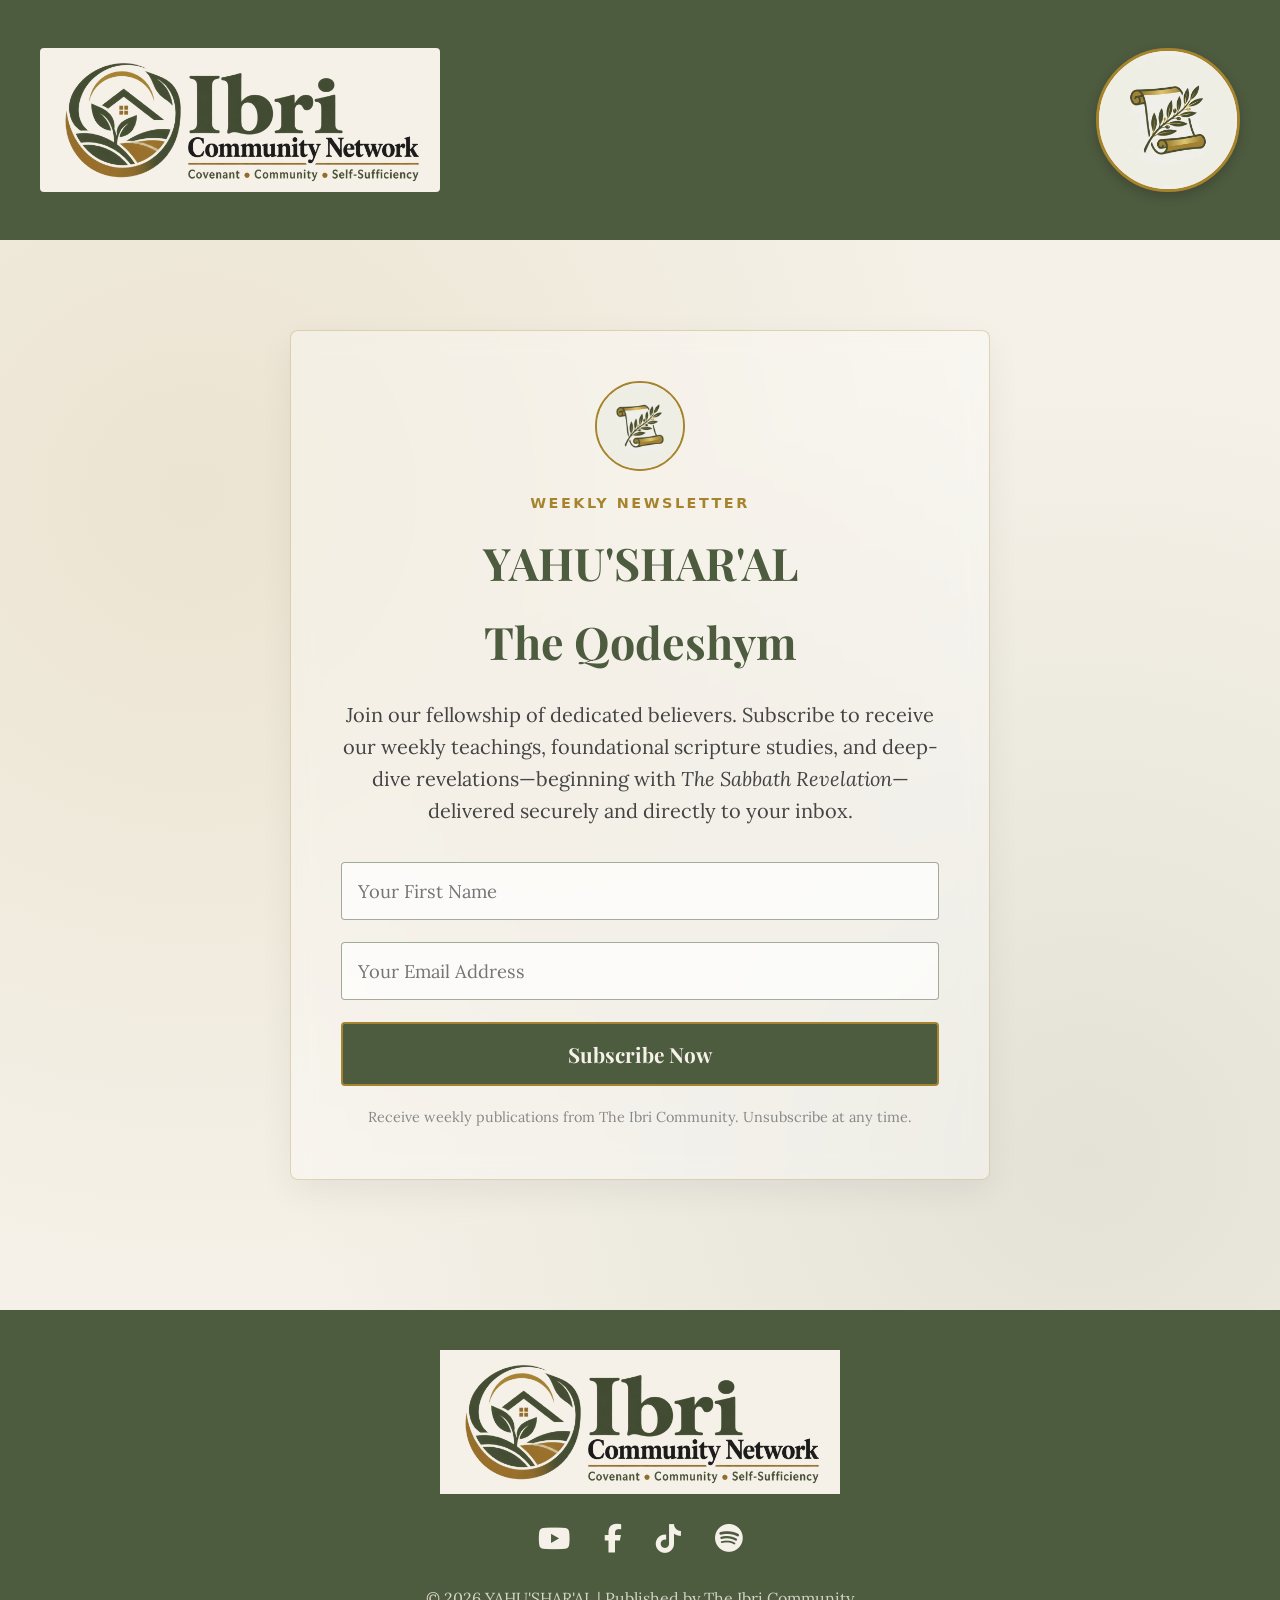
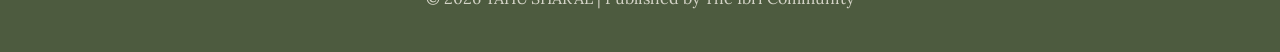
<file: newsletter.html>
<!DOCTYPE html>
<html lang="en">
<head>
    <meta charset="UTF-8">
    <meta name="viewport" content="width=device-width, initial-scale=1.0">
    <title>Subscribe | YAHU'SHAR'AL</title>
    <!-- Google Fonts -->
    <link rel="preconnect" href="https://fonts.googleapis.com">
    <link rel="preconnect" href="https://fonts.gstatic.com" crossorigin>
    <link href="https://fonts.googleapis.com/css2?family=Lora:ital,wght@0,400;0,700;1,400;1,700&family=Playfair+Display:wght@400;700&display=swap" rel="stylesheet">
    <!-- FontAwesome -->
    <link rel="stylesheet" href="https://cdnjs.cloudflare.com/ajax/libs/font-awesome/6.4.0/css/all.min.css">
    <!-- Stylesheet -->
    <link rel="stylesheet" href="css/style.css">
    <!-- Kit Core JS -->
    <script src="https://f.convertkit.com/ckjs/ck.5.js"></script>
</head>
<body class="newsletter-page-body">

    <!-- Header (Dual Logos) -->
    <header>
        <div class="header-container">
            <a href="index.html" class="logo-left">
                <img src="images/ibri-community-network-primary-logo.png" alt="YAHU'SHAR'AL Logo">
            </a>
            
            <nav class="main-nav"></nav>
            
            <a href="newsletter.html" class="logo-right">
                <img src="images/yahusharal-scroll-logo.jpg" alt="The Root and The Scroll Logo">
            </a>
        </div>
    </header>

    <main class="feed-container">
        
        <!-- Frosted Glass Subscribe Form (Wired to Kit) -->
        <div class="newsletter-form-wrapper">
            <img src="images/yahusharal-scroll-logo.jpg" alt="Icon" class="promo-icon">
            <span class="pub-eyebrow" style="margin-bottom: 8px;">WEEKLY NEWSLETTER</span>
            <h2>YAHU'SHAR'AL<br>The Qodeshym</h2>
            <p>Join our fellowship of dedicated believers. Subscribe to receive our weekly teachings, foundational scripture studies, and deep-dive revelations—beginning with <em>The Sabbath Revelation</em>—delivered securely and directly to your inbox.</p>
            
            <!-- Custom Styled Kit Form -->
            <form action="https://app.kit.com/forms/10063119/subscriptions" class="newsletter-form" method="post" data-sv-form="10063119" data-uid="426585c7d7" data-format="inline" data-version="5" data-options='{"settings":{"after_subscribe":{"action":"message","success_message":"Thank you for subscribing to our newsletter, YAHU\u0027SHAR\u0027AL The Qodeshym. Please check your inbox to confirm your subscription.","redirect_url":""},"analytics":{"google":null,"fathom":null,"facebook":null,"segment":null,"pinterest":null,"sparkloop":null,"googletagmanager":null},"modal":{"trigger":"timer","scroll_percentage":null,"timer":5,"devices":"all","show_once_every":15},"powered_by":{"show":false,"url":""},"recaptcha":{"enabled":false},"return_visitor":{"action":"show","custom_content":""},"slide_in":{"display_in":"bottom_right","trigger":"timer","scroll_percentage":null,"timer":5,"devices":"all","show_once_every":15},"sticky_bar":{"display_in":"top","trigger":"timer","scroll_percentage":null,"timer":5,"devices":"all","show_once_every":15}},"version":"5"}'>
                
                <!-- Display success/error alerts from Kit -->
                <ul class="formkit-alert formkit-alert-error" data-element="errors" data-group="alert" style="display:none; color:#ea4110; text-align:center; list-style:none; padding:0; margin-bottom:15px; font-weight:bold;"></ul>
                
                <input type="text" name="fields[first_name]" placeholder="Your First Name" required>
                <input type="email" name="email_address" placeholder="Your Email Address" required>
                
                <button type="submit" data-element="submit" class="formkit-submit">Subscribe Now</button>
                
            </form>
            <p style="font-size: 0.9rem; margin-top: 20px; margin-bottom: 0; color: #888;">Receive weekly publications from The Ibri Community. Unsubscribe at any time.</p>
        </div>

    </main>

    <!-- Footer -->
    <footer>
        <div class="footer-content">
            <div class="footer-logo-img-container">
                <img src="images/ibri-community-network-primary-logo.png" alt="YAHU'SHAR'AL Logo" class="footer-logo-img">
            </div>
            <div class="social-icons">
                <a href="#" aria-label="YouTube"><i class="fa-brands fa-youtube"></i></a>
                <a href="#" aria-label="Facebook"><i class="fa-brands fa-facebook-f"></i></a>
                <a href="#" aria-label="TikTok"><i class="fa-brands fa-tiktok"></i></a>
                <a href="#" aria-label="Spotify"><i class="fa-brands fa-spotify"></i></a>
            </div>
            <p class="copyright">&copy; 2026 YAHU'SHAR'AL | Published by The Ibri Community</p>
        </div>
    </footer>

</body>
</html>
</file>
<file: css/style.css>
:root {
    --bg-bone: #F5F1E8;
    --brand-green: #4D5B3F;
    --brand-gold: #A6842D;
    --text-dark: #222222;
    --text-muted: #767676;
    --font-heading: 'Playfair Display', Georgia, serif;
    --font-body: 'Lora', Georgia, serif;
}

* {
    margin: 0;
    padding: 0;
    box-sizing: border-box;
}

body {
    background-color: var(--bg-bone);
    color: var(--text-dark);
    font-family: var(--font-body);
    line-height: 1.75;
    display: flex;
    flex-direction: column;
    min-height: 100vh;
}

h1, h2, h3, h4, h5, h6 {
    font-family: var(--font-heading);
}

/* Header & Dual Logo Math */
header {
    background-color: var(--brand-green) !important;
    min-height: 240px; 
    display: flex;
    align-items: center;
    justify-content: center;
    width: 100%;
    padding: 20px 40px;
}

.header-container {
    display: flex;
    justify-content: space-between;
    align-items: center;
    width: 100%;
    max-width: 1200px;
}

.logo-left {
    background-color: var(--bg-bone);
    height: 144px; 
    width: 400px; 
    display: flex;
    align-items: center;
    justify-content: center;
    overflow: hidden; 
    border-radius: 4px;
}

.logo-left img {
    width: 100%;
    height: 100%;
    object-fit: contain;
    transform: scale(2.0); 
}

/* Future Center Navigation */
.main-nav {
    flex: 1;
    display: flex;
    justify-content: center;
}

.logo-right {
    height: 144px;
    width: 144px;
    display: flex;
    align-items: center;
    justify-content: center;
    border-radius: 50%;
    overflow: hidden;
    border: 3px solid var(--brand-gold);
    background-color: var(--bg-bone);
    box-shadow: 0 4px 12px rgba(0,0,0,0.2);
}

.logo-right img {
    width: 100%;
    height: 100%;
    object-fit: cover;
}

/* Hero Section */
.hero {
    text-align: center;
    padding: 60px 20px;
    border-bottom: 1px solid rgba(77, 91, 63, 0.2);
}

.hero h2 {
    font-size: 3rem;
    color: var(--brand-green);
    margin-bottom: 10px;
    letter-spacing: 2px;
}

.hero h3 {
    font-size: 1.5rem;
    font-weight: 400;
    margin-bottom: 10px;
}

.hero .tagline {
    font-style: italic;
    color: #555;
}

/* Feed & Publication Container */
.feed-container {
    flex: 1;
    max-width: 860px;
    margin: 50px auto;
    padding: 0 24px;
    width: 100%;
}

/* Original Document Typography & Layout */
.pub-eyebrow {
    font-family: system-ui, -apple-system, sans-serif;
    font-size: 0.9rem;
    font-weight: 700;
    letter-spacing: 2.5px;
    text-transform: uppercase;
    color: var(--brand-gold);
    margin-bottom: 14px;
    display: block;
}

.pub-title {
    font-size: 3.4rem;
    font-weight: 700;
    color: var(--brand-green);
    line-height: 1.15;
    margin-bottom: 20px;
}

.pub-subtitle {
    font-size: 1.45rem;
    color: #555555;
    line-height: 1.55;
    margin-bottom: 24px;
    font-weight: 400;
}

.pub-meta {
    font-family: system-ui, -apple-system, sans-serif;
    font-size: 1rem;
    color: #888888;
    margin-bottom: 45px;
    display: flex;
    flex-wrap: wrap;
    gap: 24px;
}

/* Gold Left-Border Callout & Blockquotes */
.gold-callout {
    border-left: 4px solid var(--brand-gold);
    padding: 6px 0 6px 28px;
    margin: 36px 0;
    font-style: italic;
    font-size: 1.3rem;
    line-height: 1.8;
    color: var(--text-dark);
}

.gold-callout strong {
    font-style: italic;
    font-weight: 700;
}

/* Major Part Headings with Gold Top Rule */
.part-divider {
    border-top: 3px solid var(--brand-gold);
    margin-top: 65px;
    padding-top: 28px;
    margin-bottom: 32px;
}

.part-divider h2 {
    font-size: 2.3rem;
    color: var(--brand-green);
    text-transform: uppercase;
    letter-spacing: 0.5px;
    line-height: 1.25;
    font-weight: 700;
}

/* Section & Argument Headings */
.section-heading {
    font-size: 1.7rem;
    color: #2C3527;
    margin-top: 42px;
    margin-bottom: 18px;
    font-weight: 700;
}

.arg-block {
    margin-top: 48px;
    margin-bottom: 48px;
}

.arg-title {
    font-size: 1.75rem;
    color: var(--brand-green);
    margin-bottom: 16px;
    font-weight: 700;
}

.post-content p {
    margin-bottom: 24px;
    font-size: 1.25rem;
    line-height: 1.8;
}

.rebuttal-label {
    font-size: 1.25rem;
    font-weight: 700;
    margin-bottom: 12px;
    color: var(--text-dark);
}

.rebuttal-bold-paragraph {
    font-size: 1.25rem;
    font-weight: 700;
    line-height: 1.8;
    margin-bottom: 24px;
    color: var(--text-dark);
}

.post-content ul {
    margin-bottom: 28px;
    padding-left: 26px;
    font-size: 1.25rem;
    line-height: 1.8;
}

.post-content li {
    margin-bottom: 16px;
}

/* Conclusion Section */
.conclusion-section {
    border-top: 3px solid var(--brand-gold);
    border-bottom: 3px solid var(--brand-gold);
    background-color: rgba(77, 91, 63, 0.04);
    padding: 40px 32px;
    margin-top: 65px;
    margin-bottom: 45px;
}

.conclusion-section h2 {
    font-size: 2.1rem;
    color: var(--brand-green);
    text-transform: uppercase;
    letter-spacing: 0.5px;
    margin-bottom: 22px;
    font-weight: 700;
}

.conclusion-section p:last-child {
    margin-bottom: 0;
}

/* Action & Share Toolbar Card (Green, Bone & Gold) */
.article-actions-card {
    background-color: var(--brand-green);
    color: var(--bg-bone);
    border: 2px solid var(--brand-gold);
    border-radius: 6px;
    padding: 32px;
    margin: 45px 0 60px 0;
    box-shadow: 0 8px 24px rgba(0, 0, 0, 0.12);
}

.actions-header {
    text-align: center;
    margin-bottom: 24px;
}

.actions-eyebrow {
    font-family: system-ui, -apple-system, sans-serif;
    font-size: 0.85rem;
    font-weight: 700;
    letter-spacing: 2.5px;
    text-transform: uppercase;
    color: var(--brand-gold);
    display: block;
    margin-bottom: 6px;
}

.actions-header h3 {
    font-size: 1.7rem;
    color: var(--bg-bone);
    font-weight: 700;
}

.actions-header p {
    font-size: 1.05rem !important;
    color: rgba(245, 241, 232, 0.88);
    margin-top: 6px;
    margin-bottom: 0 !important;
}

.actions-button-grid {
    display: grid;
    grid-template-columns: 1fr;
    gap: 16px;
    margin-bottom: 24px;
}

@media (min-width: 680px) {
    .actions-button-grid {
        grid-template-columns: repeat(3, 1fr);
    }
}

.action-btn {
    display: flex;
    flex-direction: column;
    align-items: center;
    justify-content: center;
    text-align: center;
    background-color: var(--bg-bone);
    color: var(--brand-green);
    border: 2px solid var(--brand-gold);
    border-radius: 4px;
    padding: 16px 14px;
    font-family: var(--font-heading);
    font-size: 1.1rem;
    font-weight: 700;
    text-decoration: none;
    cursor: pointer;
    transition: all 0.25s ease;
}

.action-btn i {
    font-size: 1.45rem;
    color: var(--brand-gold);
    margin-bottom: 8px;
    transition: color 0.25s ease;
}

.action-btn .btn-subtext {
    font-family: system-ui, -apple-system, sans-serif;
    font-size: 0.78rem;
    font-weight: 500;
    color: #555;
    margin-top: 4px;
    transition: color 0.25s ease;
}

.action-btn:hover {
    background-color: var(--brand-gold);
    color: var(--bg-bone);
    border-color: var(--bg-bone);
    transform: translateY(-2px);
}

.action-btn:hover i,
.action-btn:hover .btn-subtext {
    color: var(--bg-bone);
}

/* Share Link Bar */
.share-link-container {
    background-color: rgba(0, 0, 0, 0.18);
    border: 1px solid var(--brand-gold);
    border-radius: 4px;
    padding: 14px 16px;
    display: flex;
    flex-direction: column;
    gap: 12px;
}

@media (min-width: 680px) {
    .share-link-container {
        flex-direction: row;
        align-items: center;
        justify-content: space-between;
    }
}

.share-url-display {
    font-family: monospace;
    font-size: 0.95rem;
    color: var(--bg-bone);
    background-color: rgba(245, 241, 232, 0.1);
    padding: 10px 14px;
    border-radius: 3px;
    border: 1px solid rgba(166, 132, 45, 0.5);
    flex: 1;
    overflow: hidden;
    text-overflow: ellipsis;
    white-space: nowrap;
    user-select: all;
}

.copy-link-btn {
    background-color: var(--brand-gold);
    color: var(--bg-bone);
    border: 2px solid var(--bg-bone);
    border-radius: 4px;
    padding: 10px 22px;
    font-family: var(--font-heading);
    font-size: 1.05rem;
    font-weight: 700;
    cursor: pointer;
    display: inline-flex;
    align-items: center;
    justify-content: center;
    gap: 10px;
    white-space: nowrap;
    transition: all 0.25s ease;
}

.copy-link-btn:hover {
    background-color: var(--bg-bone);
    color: var(--brand-green);
    border-color: var(--brand-gold);
}

/* Homepage Feed Specifics */
article {
    margin-bottom: 50px;
}

.post-header {
    margin-bottom: 20px;
}

.post-header h2 {
    font-size: 2.2rem;
    color: var(--brand-green);
}

.date {
    display: block;
    font-size: 0.9rem;
    color: #666;
    margin-top: 5px;
}

/* Buttons */
.read-more {
    display: inline-block;
    background-color: transparent;
    color: var(--brand-green);
    border: 2px solid var(--brand-green);
    padding: 12px 24px;
    font-family: var(--font-heading);
    font-size: 1.15rem;
    cursor: pointer;
    text-decoration: none;
    transition: all 0.3s ease;
    margin-top: 10px;
}

.read-more:hover {
    background-color: var(--brand-green);
    color: var(--bg-bone);
}

/* Author Bio */
.author-bio {
    display: flex;
    gap: 24px;
    background-color: rgba(77, 91, 63, 0.05);
    padding: 35px;
    border-top: 2px solid var(--brand-green);
    margin-top: 50px;
    align-items: center;
}

.author-bio img {
    width: 130px;
    height: 130px;
    border-radius: 50%;
    object-fit: cover;
    border: 2px solid var(--brand-gold);
}

.bio-info h4 {
    font-size: 1.4rem;
    color: var(--brand-green);
    margin-bottom: 5px;
}

.bio-info .titles {
    font-weight: bold;
    font-size: 1rem;
}

.bio-info .email {
    font-size: 1rem;
    color: #666;
    margin-bottom: 15px;
}

.bio-text {
    font-size: 1.1rem;
}

/* Footer */
footer {
    background-color: var(--brand-green) !important;
    color: var(--bg-bone) !important;
    text-align: center;
    padding: 40px 20px;
    margin-top: auto;
    width: 100%;
}

.footer-logo-img-container {
    background-color: var(--bg-bone);
    display: inline-flex;
    align-items: center;
    justify-content: center;
    width: 400px; 
    height: 144px; 
    margin-bottom: 20px;
    overflow: hidden;
}

.footer-logo-img {
    width: 100%;
    height: 100%;
    object-fit: contain;
    transform: scale(2.0); 
}

.social-icons {
    margin-bottom: 20px;
}

.social-icons a {
    color: var(--bg-bone) !important;
    font-size: 1.8rem;
    margin: 0 15px;
    text-decoration: none;
    transition: opacity 0.3s;
}

.social-icons a:hover {
    opacity: 0.7;
}

.copyright {
    font-size: 1rem;
    opacity: 0.8;
}

/* Clean Print Formatting */
@media print {
    header, footer, .article-actions-card {
        display: none !important;
    }
    body {
        background-color: #FFFFFF !important;
        color: #000000 !important;
    }
    .feed-container {
        max-width: 100% !important;
        margin: 0 !important;
        padding: 0 !important;
    }
}

/* =========================================
   NEWSLETTER PROMO BANNER & PAGE STYLES
   ========================================= */

/* Promo Box (Green Haze with Interlocking Gold Loops) */
.newsletter-promo {
    position: relative;
    background: linear-gradient(135deg, rgba(77, 91, 63, 0.96), rgba(77, 91, 63, 0.85)), var(--brand-green);
    overflow: hidden;
    padding: 55px 45px;
    border-radius: 6px;
    border: 1px solid var(--brand-gold);
    color: var(--bg-bone);
    margin: 50px 0;
    display: flex;
    flex-direction: column;
    justify-content: center;
    box-shadow: 0 10px 25px rgba(0, 0, 0, 0.15);
    text-align: center;
}

/* The New Promo Logo Icon */
.promo-icon {
    width: 90px;
    height: 90px;
    border-radius: 50%;
    margin: 0 auto 20px auto;
    border: 2px solid var(--brand-gold);
    object-fit: cover;
    display: block;
}

/* Interlocking Gold Thin Loops */
.newsletter-promo::before,
.newsletter-promo::after {
    content: '';
    position: absolute;
    top: 50%;
    width: 200px;
    height: 200px;
    border: 2px solid rgba(166, 132, 45, 0.55);
    border-radius: 50%;
    transform: translateY(-50%);
    z-index: 1;
}

.newsletter-promo::before {
    right: -40px;
}

.newsletter-promo::after {
    right: 60px;
}

/* Promo Text Content */
.promo-content {
    position: relative;
    z-index: 2;
    max-width: 85%;
    margin: 0 auto;
}

.promo-content h3 {
    font-size: 2.3rem;
    color: var(--brand-gold);
    margin-bottom: 12px;
}

.promo-content p {
    font-size: 1.2rem;
    line-height: 1.6;
    margin-bottom: 25px;
    color: rgba(245, 241, 232, 0.95);
}

.promo-btn {
    background-color: var(--bg-bone);
    color: var(--brand-green);
    border: 2px solid var(--brand-gold);
    padding: 12px 32px;
    font-family: var(--font-heading);
    font-size: 1.15rem;
    font-weight: 700;
    text-decoration: none;
    cursor: pointer;
    border-radius: 4px;
    transition: all 0.3s ease;
    display: inline-block;
}

.promo-btn:hover {
    background-color: var(--brand-gold);
    color: var(--bg-bone);
    border-color: var(--bg-bone);
}

/* Haze Swirl Background for Dedicated Newsletter Page */
.newsletter-page-body {
    background: 
        radial-gradient(circle at 15% 30%, rgba(166, 132, 45, 0.12) 0%, transparent 50%),
        radial-gradient(circle at 85% 70%, rgba(77, 91, 63, 0.1) 0%, transparent 50%),
        var(--bg-bone);
}

.newsletter-form-wrapper {
    background: rgba(255, 255, 255, 0.35);
    backdrop-filter: blur(12px); 
    padding: 50px;
    border-radius: 8px;
    border: 1px solid rgba(166, 132, 45, 0.3);
    margin: 40px auto 80px auto;
    max-width: 700px;
    text-align: center;
    box-shadow: 0 12px 35px rgba(0,0,0,0.06);
}

.newsletter-form-wrapper h2 {
    font-size: 2.8rem;
    color: var(--brand-green);
    margin-bottom: 18px;
}

.newsletter-form-wrapper p {
    font-size: 1.25rem;
    color: #444;
    margin-bottom: 35px;
    line-height: 1.6;
}

.newsletter-form input {
    width: 100%;
    padding: 16px;
    margin-bottom: 22px;
    border: 1px solid rgba(77, 91, 63, 0.5);
    background: rgba(255, 255, 255, 0.7);
    font-family: var(--font-body);
    font-size: 1.15rem;
    color: var(--text-dark);
    border-radius: 4px;
    transition: all 0.3s ease;
}

.newsletter-form input:focus {
    outline: none;
    border-color: var(--brand-gold);
    background: #ffffff;
    box-shadow: 0 0 8px rgba(166, 132, 45, 0.2);
}

.newsletter-form button {
    background-color: var(--brand-green);
    color: var(--bg-bone);
    border: 2px solid var(--brand-gold);
    padding: 16px 32px;
    font-family: var(--font-heading);
    font-size: 1.3rem;
    font-weight: 700;
    cursor: pointer;
    width: 100%;
    border-radius: 4px;
    transition: all 0.3s ease;
}

.newsletter-form button:hover {
    background-color: var(--brand-gold);
    color: var(--bg-bone);
    border-color: var(--bg-bone);
    transform: translateY(-2px);
}
</file>
